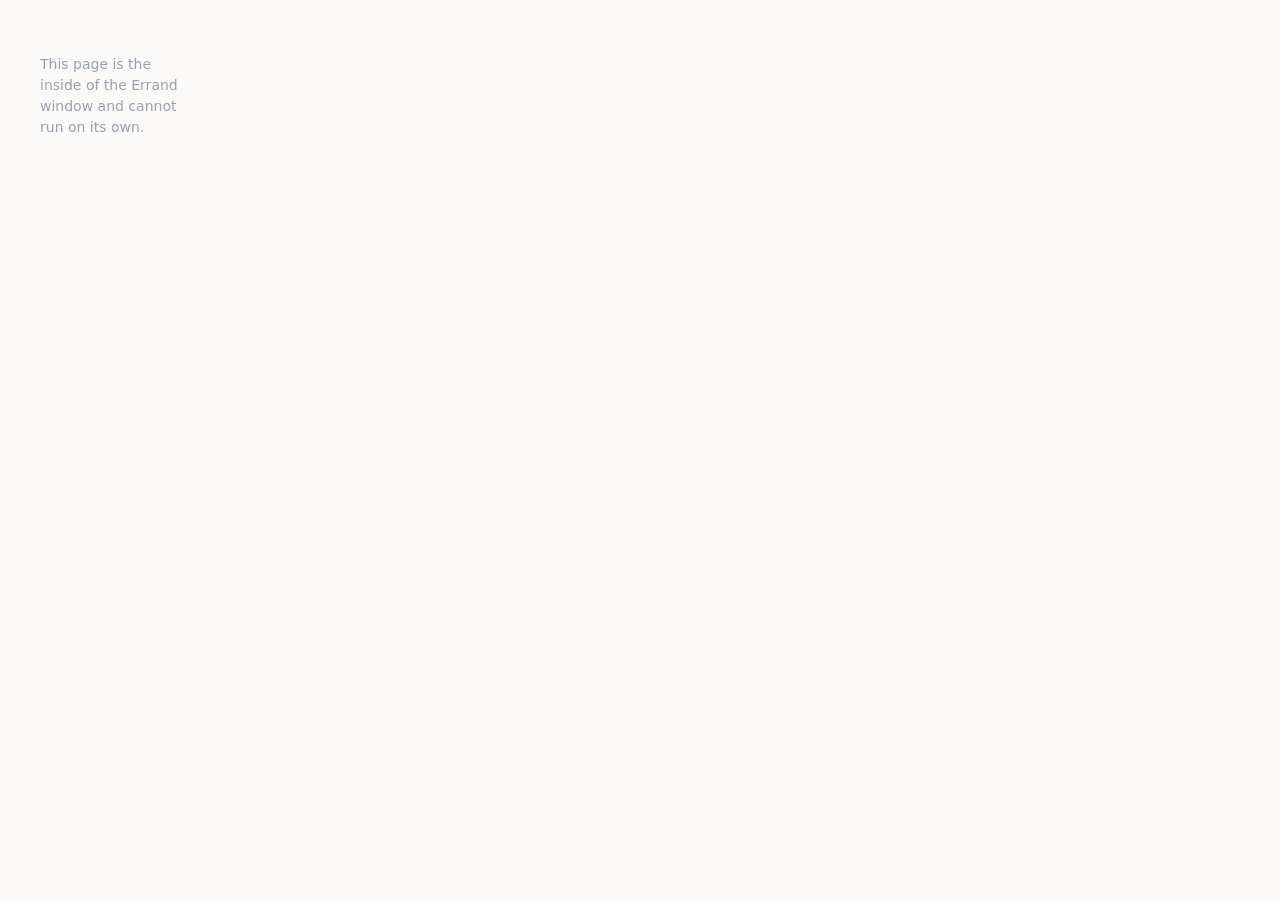
<file: ui/index.html>
<!doctype html>
<html lang="en">
  <head>
    <meta charset="utf-8" />
    <meta name="viewport" content="width=device-width, initial-scale=1" />
    <title>Errand</title>
    <link rel="stylesheet" href="app.css" />
  </head>
  <body>
    <!--
      No framework and no build step, on purpose. This window is a list of
      threads, a list of messages and a box to type in; a toolchain to render
      that is a toolchain to keep working, and it would mean the app could not
      be built without node. When it earns one it can have one.
    -->
    <aside id="side">
      <header>
        <!--
          Mission Control: every task and every team, in one place, with how
          many tasks need you beside it. Said in words as well as drawn: four
          squares on their own said nothing.
        -->
        <button id="mission-open" type="button" title="Mission Control: every task and every team">
          <svg class="mission-mark" viewBox="0 0 16 16" aria-hidden="true">
            <rect x="1.75" y="1.75" width="5.25" height="5.25" rx="1.4" />
            <rect x="9" y="1.75" width="5.25" height="5.25" rx="1.4" />
            <rect x="1.75" y="9" width="5.25" height="5.25" rx="1.4" />
            <rect x="9" y="9" width="5.25" height="5.25" rx="1.4" />
          </svg>
          <span class="mission-word">Mission Control</span><span id="now-count" class="now-count" hidden></span>
        </button>
        <!-- A new task: what needs doing, and for a team or for one teammate. -->
        <button id="new" type="button" title="New task: say what needs doing and who should do it">+</button>
        <input
          id="find"
          type="search"
          placeholder="Search"
          autocomplete="off"
          aria-label="Search every errand"
        />
      </header>
      <ol id="threads"></ol>

      <!--
        What you can do to an agent without opening it. Right-clicking a thing
        and being offered what can be done to it is how every list on this
        machine works, and this one answered with nothing at all: there was no
        way to delete an agent from the window whatsoever.
      -->
      <div id="menu" hidden role="menu"></div>
      <footer id="who">
        <span>Errand</span>
        <!--
          Where the list in the picker is kept. Down here rather than in the
          header because it is not about the agent that happens to be open: it
          is about the app, and it is the same list whichever agent you are on.
        -->
        <button id="setup" type="button" title="Which models show in the picker">
          <span aria-hidden="true">&#9881;</span>
          <span class="sr">Models</span>
        </button>
      </footer>
    </aside>

    <!--
      Which models show in the picker.
      Its own screen over the whole window rather than a panel, because it is a
      thing you go and do rather than something you glance at, and it wants room
      for a list of everywhere models come from.
    -->
    <section id="models" hidden>
      <header>
        <h1>Settings</h1>
        <button id="models-done" type="button">&#8592; Back to chat</button>
      </header>

      <!--
        The one model every teammate works on. Chosen here, once, rather than
        per agent in the header: which model does a job is the app's business,
        and choosing it one agent at a time was choosing how good each errand
        would be.
      -->
      <div class="card" id="errand-model">
        <div class="card-head">
          <div>
            <h2>Errand's model</h2>
            <p id="errand-model-says">Every teammate works on this one, unless it was given a model of its own on its card. Only models that are answering are offered.</p>
          </div>
          <div class="doing">
            <select id="engine" title="The model every teammate works on"></select>
          </div>
        </div>
      </div>

      <!--
        Where teammates kept local run. Only models served on this Mac or this
        network are offered: the point of the switch is that their words never
        leave.
      -->
      <div class="card" id="local-model-card">
        <div class="card-head">
          <div>
            <h2>Local model</h2>
            <p id="local-model-says">
              Teammates you keep local run on this one whenever Errand's model would send
              their words elsewhere. Only models on this Mac or your network are offered.
            </p>
          </div>
          <div class="doing">
            <select id="local-model" title="The model teammates kept local run on"></select>
          </div>
        </div>
      </div>

      <div class="card">
        <div class="card-head">
          <div>
            <h2>Find them</h2>
            <p id="find-says">
              Look on this machine, or across the network, for Ollama, LM Studio,
              vLLM, llama.cpp or anything else that speaks the same protocol.
            </p>
          </div>
          <div class="doing">
            <button id="look-here" type="button">This Mac</button>
            <button id="look-wide" type="button">Network</button>
            <!-- Only while looking, which takes seconds on this machine and
                 most of a minute across a network. -->
            <span id="sweeping" hidden aria-label="Looking"></span>
          </div>
        </div>
        <ul id="found"></ul>
      </div>

      <div class="card">
        <div class="card-head">
          <div>
            <h2>Add one by hand</h2>
            <p>
              Anything that speaks the OpenAI protocol, including the hosted ones.
              Pick a name below to fill in the address, or type your own.
            </p>
          </div>
          <div class="doing" id="presets"></div>
        </div>
        <form id="by-hand" autocomplete="off">
          <label>Called <input id="hand-label" type="text" placeholder="DeepSeek" autocorrect="off" autocapitalize="off" spellcheck="false" /></label>
          <label>Address <input id="hand-url" type="url" placeholder="https://api.deepseek.com" autocorrect="off" autocapitalize="off" spellcheck="false" /></label>
          <label>Speaks
            <select id="hand-wire">
              <option value="openai">OpenAI (/v1/chat/completions)</option>
              <option value="anthropic">Anthropic (/v1/messages)</option>
            </select>
          </label>
          <label>Key <input id="hand-key" type="password" placeholder="Leave empty if it needs none" autocorrect="off" autocapitalize="off" spellcheck="false" /></label>
          <button id="hand-save" type="submit">Add</button>
          <p id="hand-says"></p>
        </form>
        <!--
          What it found, here, under the sentence that says so. The sentence
          said "to choose from below" while the only place to choose was a
          card above the form, so somebody who added a provider was told
          three models were waiting and shown none.

          Outside the form on purpose. Its rows carry buttons, and a button
          inside the form counts as one of the form's fields to the check that
          keeps that row one height and one line: with a model listed, the
          row measured two heights and two lines and read as broken.
        -->
        <ul id="hand-models"></ul>
      </div>

      <div class="card">
        <div class="card-head">
          <div>
            <h2>To choose from</h2>
            <p>Exactly these, in this order, for Errand's model. Nothing else is offered anywhere in the app.</p>
          </div>
        </div>
        <ul id="chosen"></ul>
      </div>

      <div class="card">
        <div class="card-head">
          <div>
            <h2>What your agents can reach</h2>
            <p>
              Things on this Mac, not accounts somewhere else: nothing here signs
              in to anything and there is no token to expire. Everything is off
              until you switch it on, and these are run by Errand rather than by
              the agent, so walling an agent into its own folder does not decide
              them. Mail and Calendar stay on this machine. Chrome does not:
              reading a page sends a request out, from your browser, signed in as
              you, and Chrome has a second switch of its own that has to be on
              as well. Read that row before you turn it on.
            </p>
          </div>
        </div>
        <ul id="reachable-list"></ul>
      </div>

      <!--
        The person's SSH key, loaded into the key agent by Errand rather than
        read by a teammate. Here because the agent forgets it at every restart,
        and the first anybody heard of that was a teammate refused the key and
        sent to Allowed, which can never fix it.
      -->
      <div class="card" id="ssh-key-card">
        <div class="card-head">
          <div>
            <h2>SSH key</h2>
            <p>
              Teammates sign in to your other machines with SSH through the key
              agent, which uses your key for them and never hands it over. No
              teammate can read the key itself. The agent forgets it whenever the
              Mac restarts, and until it has it again SSH from a teammate is
              refused. If the key has a passphrase, macOS asks for it in a window
              of its own and keeps it in your Keychain; Errand never sees it.
            </p>
            <p id="ssh-key-says" class="quiet"></p>
          </div>
          <div class="doing">
            <button id="ssh-key-load" type="button">Load my SSH key</button>
          </div>
        </div>
        <label class="switch">
          <input id="ssh-key-at-start" type="checkbox" />
          <span>Teammates may use my SSH keys (through the key agent, never by reading them)</span>
        </label>
        <p id="ssh-key-at-start-says" class="quiet"></p>
      </div>

      <div class="card">
        <div class="card-head">
          <div>
            <h2>When Errand runs</h2>
            <p>
              Closing the window does not stop anything. Errand keeps running in the
              Dock, and routines, watches, goals and started commands carry on; click
              the Dock icon to get the window back. Quitting stops them all: Cmd-Q asks
              first when a routine is due in the next fifteen minutes, Quit from the
              Dock menu does not. A Mac that is asleep, has its lid down or is off runs
              nothing, and a routine whose time passed runs the next time Errand is
              running and, when it is more than ten minutes late, says so. Logging out
              quits Errand. With the switch below on, a restart or a login brings Errand
              back, and its routines and watches with it; a goal that was part way
              through and a command that was running are not picked up, and have to be
              started again.
            </p>
          </div>
        </div>
        <label class="switch">
          <input id="at-login" type="checkbox" />
          <span>Open Errand when I log in</span>
        </label>
        <p id="at-login-says" class="quiet"></p>
        <!--
          Teammates' apps that start at every login, because somebody agreed to
          it on a card. Each started from a copy Errand keeps, and taken away
          here: a teammate cannot take one away, nor add one, from inside its
          wall.
        -->
        <div id="teammate-logins" hidden>
          <h3>Teammates' apps that start at login</h3>
          <ul id="teammate-logins-list"></ul>
        </div>
      </div>

      <!--
        Where Errand's notifications are switched, always here. macOS's own
        search does not always find an app's page, and the setup check only
        mentions it after something finished unannounced.
      -->
      <div class="card" id="notifications-card">
        <div class="card-head">
          <div>
            <h2>Notifications</h2>
            <p id="notifications-says">
              Errand says when an errand finishes or needs you, and puts a count on
              its icon in the Dock.
            </p>
          </div>
          <div class="doing">
            <button id="notifications-open" type="button">Open Errand's notification settings</button>
          </div>
        </div>
      </div>

      <!--
        Said rather than set: how long a finished task stays in the menu is a
        choice nobody changes, and a knob nobody changes is one more thing to
        read past on the way to the ones that matter.
      -->
      <div class="card" id="finished-tasks">
        <div class="card-head">
          <div>
            <h2>Finished tasks</h2>
            <p>
              A task you mark as finished folds away under Finished, at the end of its
              teammate's tasks down the side. Press Finished to see them: open one
              again, or delete it for good. They are in Now too. Nothing is deleted
              unless you delete it. Teammates themselves are never finished.
            </p>
          </div>
        </div>
      </div>
    </section>

    <!--
      Every task at once: what each is doing, grouped and ordered the way
      somebody decides what to look at first, and what happened while they
      were away. Over the whole window, like Settings, because it is somewhere
      you go rather than something beside a conversation.
    -->
    <!--
      Mission Control: every task, and every team, as two tabs of one page.
      Over the whole window, because it is somewhere you go rather than
      something beside a conversation, and the app opens on it.
    -->
    <section id="mission" hidden aria-label="Mission Control">
      <header id="mission-head">
        <h1>Mission Control</h1>
        <nav id="mission-tabs" role="tablist" aria-label="What Mission Control shows">
          <button id="mission-tasks" type="button" role="tab" aria-controls="overview" aria-selected="true">
            Tasks<span id="mission-tasks-count" class="now-count" hidden></span>
          </button>
          <button id="mission-teams" type="button" role="tab" aria-controls="teams" aria-selected="false">Teams</button>
        </nav>
        <button id="mission-done" type="button">&#8592; Back</button>
      </header>
    <section id="overview" role="tabpanel" aria-labelledby="mission-tasks" hidden>
      <header>
        <input id="overview-find" type="search" placeholder="Search every task and everything said in it"
               autocomplete="off" aria-label="Search every task" />
        <label>Show
          <select id="overview-show"></select>
        </label>
        <label>Group by
          <select id="overview-group">
            <option value="state">What it is doing</option>
            <option value="teammate">Teammate</option>
          </select>
        </label>
        <label>Order by
          <select id="overview-order">
            <option value="priority">Priority</option>
            <option value="recent">Most recent</option>
          </select>
        </label>
      </header>
      <div id="overview-away" class="away"></div>
      <div id="overview-tiles"></div>
    </section>

    <!--
      Teams: a lead and the teammates it hands work to. Over the whole window,
      like Now, because it is somewhere you go to see how the crew is put
      together, and the one place that changes it.
    -->
    <section id="teams" role="tabpanel" aria-labelledby="mission-teams" hidden>
      <header>
        <p id="teams-rule" class="quiet">
          A lead hands work to the teammates on its team. A teammate on a team hands work only to
          its own team; one on no team can still ask anybody.
        </p>
        <button id="teams-new-teammate" type="button">New teammate</button>
        <button id="teams-new" type="button">New team</button>
      </header>
      <div id="teams-list"></div>
      <section id="teams-free" hidden>
        <h2>On no team</h2>
        <ul id="teams-free-list"></ul>
      </section>
    </section>
    </section>

    <!--
      A new task: what needs doing, then who does it, a team or one teammate,
      with the one whose role and skills fit what was written marked. Or
      somebody new, made for it.
    -->
    <section id="task-chooser" hidden role="dialog" aria-modal="true" aria-labelledby="task-chooser-title">
      <div id="task-chooser-box">
        <h2 id="task-chooser-title">New task</h2>
        <textarea id="task-chooser-what" rows="3" autocomplete="off"
                  placeholder="What needs doing?"></textarea>
        <p id="task-chooser-say">Who should do it?</p>
        <ul id="task-chooser-who" role="listbox" aria-labelledby="task-chooser-say"></ul>
      </div>
    </section>

    <main>
      <header id="title">
        <span id="mark"></span>
        <button id="thread-name" type="button" title="Who this is">Nothing open</button>
        <!--
          Which task is on screen. Never shown: the list down the side is where
          tasks are picked now, and this only holds the answer for the code.
        -->
        <select id="talks" title="Which task" aria-hidden="true" tabindex="-1"></select>
        <!-- Who is in the room, when this is one. Empty and hidden otherwise. -->
        <button id="members" type="button" hidden title="Change who is in this room"></button>
        <!--
          The teammate's, and only the teammate's. This row had eleven things in
          it, the task's mixed in with the teammate's: Mark finished, Repeat,
          Watch and Goal are the task's and are on its card now, and Pin and
          Hide are in the menu behind the last button, with everything else
          that is done to a teammate once in a while.
        -->
        <button id="pause" type="button" title="Nothing runs on its own until you start it again">Pause</button>
        <button id="granted" type="button" title="What it may do without asking">Allowed</button>
        <button id="reach" type="button" title="What this thread can reach">Tools</button>
        <button id="more" type="button" aria-haspopup="menu" aria-expanded="false" title="More for this teammate: pin, hide, duplicate, save, delete">⋯</button>
      </header>
      <!--
        What this agent is for, in its own words, under its name. The row above
        has eleven other things in it, so the name was squeezed to "Inb..." and
        what an agent handled was on screen nowhere but in a box behind it.
      -->
      <!--
        Where what this teammate is told, and everything it reads, goes: on
        this network, or out to somebody else's servers. Said for every
        teammate, because which model is Errand's is a choice in Settings that
        nobody looks at while talking to one.
      -->
      <p id="words-go" hidden></p>
      <p id="purpose" hidden></p>

      <!--
        The task on screen: where it stands, what it does, when it repeats and
        what came of it last, with what can be done to it. Finding that out
        meant reading back through the whole conversation, or opening Repeat.
      -->
      <section id="task-card" aria-label="This task" hidden>
        <!-- Drawn into the card's actions; here so it always has a place. -->
        <button id="task-done" type="button" hidden>Mark finished</button>
      </section>

      <!--
        Finished: anything for the teammate to keep from it. Asked once, at the
        moment somebody knows whether it went the way they wanted.
      -->
      <section id="task-learn" aria-label="Anything to keep" hidden>
        <p id="learn-asks"></p>
        <form id="learn-skill">
          <label><span id="learn-skill-says">How it was done, as a skill to do again by name</span>
            <input id="learn-skill-name" type="text" placeholder="weekly report" autocomplete="off" /></label>
          <button type="submit">Keep as a skill</button>
        </form>
        <form id="learn-note">
          <label>Something it should remember
            <input id="learn-note-text" type="text" placeholder="The report goes to the shared folder, not by mail" autocomplete="off" /></label>
          <button type="submit">Remember it</button>
        </form>
        <p id="learn-says"></p>
        <button id="learn-done" type="button">Done</button>
      </section>

      <!--
        What the thread can reach, opened rather than always on screen: finding
        out means starting the servers to ask them, which takes seconds.
      -->
      <!-- Who this agent is, and a way to overrule what it decided. -->
      <aside id="whois" hidden>
        <!--
          A teammate is somebody's to name, and its job is what it is for.
          Asked when it is made, so it starts as who it is meant to be; left
          empty, it chooses both itself after its first task, as before.
        -->
        <p id="whois-new" class="quiet" hidden>
          A new teammate. Give it a name and a job, or just tell it what to do and it
          will choose them after its first task.
        </p>
        <label>Name <input id="whois-name" type="text" autocomplete="off" placeholder="Disk Watch" /></label>
        <label>Role <input id="whois-title" type="text" autocomplete="off" placeholder="Storage" /></label>
        <label>Job <input id="whois-about" type="text" autocomplete="off" placeholder="Keeps an eye on the external SSD" /></label>
        <!--
          Its own model, over Errand's: a team is specialists, and the one
          who checks the work may want a stronger model than the one who
          writes the notes. Taken at once, like the switch beside it.
        -->
        <label class="own-model" title="The model this teammate works on. Errand's model unless you choose one of its own. Takes effect the next time it is given something.">Model <select id="whois-model"></select></label>
        <label class="keep-local" title="Its words stay on this Mac and your network: it runs only on a model served here, and refuses rather than send them anywhere else. Takes effect the next time it is given something.">
          <input id="whois-local" type="checkbox" /> Keep it local
        </label>
        <button id="whois-save" type="button">Save</button>
        <!--
          Its home: who it is, what it remembers, how it checks its work and
          what it has been taught, as files somebody can open. Edits made there
          come back here, and are taken only when somebody says so.
        -->
        <section id="home-box">
          <p id="home-where">
            <span class="home-label">Its home</span>
            <code id="home-path"></code>
            <button id="home-show" type="button">Show in Finder</button>
          </p>
          <ul id="home-edits"></ul>
        </section>
        <!--
          How it checks its work before it says it is done: the role made
          concrete, read into every conversation it has. First, because it is
          what the role means, and the rest is what it has picked up since.
        -->
        <details id="checklist">
          <summary id="checklist-summary">How it checks its work</summary>
          <p id="checklist-starter" hidden>
            <span id="checklist-starter-says"></span>
            <button id="checklist-use" type="button">Use these</button>
          </p>
          <ol id="checklist-list"></ol>
          <form id="checklist-new">
            <label>A point it checks <input id="checklist-point" type="text" placeholder="I ran it and looked at the result myself" autocomplete="off" /></label>
            <button type="submit">Add</button>
          </form>
          <p id="checklist-says"></p>
        </details>
        <!--
          What it has written down, read into every conversation it has. Here,
          where somebody looks to overrule it, because a wrong note is repeated
          to the model every time and nothing else on screen showed it.
        -->
        <details id="notes">
          <summary id="notes-summary">What it remembers</summary>
          <ul id="notes-list"></ul>
          <form id="note-new">
            <label>About <input id="note-about" type="text" placeholder="dentist" autocomplete="off" /></label>
            <label>Note <input id="note-text" type="text" placeholder="Dr Weber, only on Tuesdays" autocomplete="off" /></label>
            <button type="submit">Write it down</button>
          </form>
          <p id="notes-says"></p>
        </details>
        <!--
          What it has been taught, to run again or take back. Skills ran only
          when asked for in words, and nothing could delete one.
        -->
        <details id="skills">
          <summary id="skills-summary">What it has been taught</summary>
          <ul id="skills-list"></ul>
          <p id="skills-says"></p>
        </details>
        <!--
          How much it may use in a month before it is paused: dollars for
          Claude, tokens for a model paid for by the token.
        -->
        <details id="limit">
          <summary id="limit-summary">Monthly limit</summary>
          <p id="limit-used"></p>
          <form id="limit-form">
            <label><span id="limit-unit">Tokens a month</span>
              <input id="limit-value" type="text" inputmode="decimal" placeholder="No limit" autocomplete="off" />
            </label>
            <button type="submit">Keep</button>
          </form>
          <p id="limit-says"></p>
        </details>
      </aside>

      <!--
        A room: one conversation with several agents in it. Each one answers in
        turn and hears what the others said; a line starting with @Name goes to
        that one alone. Ticked rather than typed, because a name is a thing
        somebody gets slightly wrong and a box is not.
      -->
      <aside id="rooming" hidden>
        <p class="rooming-what">
          Pick who is in it. Each one answers in turn and hears what the others
          said. Start a line with @Name to speak to one of them.
        </p>
        <div id="rooming-who"></div>
        <label class="rooming-name">Called <input id="rooming-name" type="text" placeholder="Their names, unless you say otherwise" autocomplete="off" /></label>
        <button id="rooming-start" type="button">Start the room</button>
        <button id="rooming-cancel" type="button">Cancel</button>
        <p id="rooming-says"></p>
      </aside>

      <!--
        Finding words in the conversation that is open, which is a different
        question from finding which conversation had them. Cmd-F is the reflex
        every other Mac app answers and this one silently ignored, which is the
        worst outcome for a keystroke: it looks broken rather than absent.
      -->
      <div id="finding" hidden>
        <input id="finding-what" type="search" placeholder="Find in this conversation" autocomplete="off" />
        <span id="finding-count"></span>
        <button id="finding-prev" type="button" title="Previous (Shift-Enter)">↑</button>
        <button id="finding-next" type="button" title="Next (Enter)">↓</button>
        <button id="finding-done" type="button" title="Close (Escape)">Done</button>
      </div>

      <!--
        How the task on screen runs, chosen in one place: on a schedule, when
        something changes, or until a goal is met. They were three buttons in
        the header called Repeat, Watch and Goal, among the teammate's own, and
        nothing said they were three answers to one question. Opened from Runs
        on the task's card; shown while one of the three is open.
      -->
      <nav id="schedule" role="tablist" aria-label="How this task runs" hidden>
        <button id="repeat" type="button" role="tab" aria-selected="false" aria-controls="routine" title="Run it at set times">On a schedule</button>
        <button id="watch" type="button" role="tab" aria-selected="false" aria-controls="watching" title="Wake it when something changes">When something changes</button>
        <button id="goal" type="button" role="tab" aria-selected="false" aria-controls="aiming" title="Something to get to, rather than something to do">Until a goal is met</button>
      </nav>

      <!-- A conversation that runs itself. -->
      <aside id="routine" hidden>
        <label>When <input id="routine-at" type="text" placeholder="daily 07:00" autocomplete="off" /></label>
        <label>Do this <input id="routine-what" type="text" placeholder="What it should do each time" autocomplete="off" /></label>
        <button id="routine-save" type="button">Save</button>
        <!--
          The half of the loop that was missing: you could set a thing to run
          every morning and had no way to find out what it did until a morning
          had gone past.
        -->
        <button id="routine-try" type="button" title="Say it now, without changing when it next runs">Try it now</button>
        <!--
          Off, not gone. The only stop there was cleared the schedule, what it
          says and when it last ran in one statement, so going away for a week
          and coming back meant setting the whole thing up again from memory.
        -->
        <button id="routine-pause" type="button">Pause</button>
        <button id="routine-stop" type="button">Forget this routine</button>
        <!-- What was actually asked here, to take rather than retype. -->
        <div id="routine-said" class="from-here" hidden></div>
        <p id="routine-says"></p>
        <!--
          What keeps it running and what does not, where the routine is set.
          The same sentence is on the "When Errand runs" card and in what the
          agent is told when it sets one; this is the one of the four starts
          that had nothing, and the person setting a routine is the one about
          to rely on it.
        -->
        <p id="routine-keeps">
          Runs while Errand is running, window or no window; quitting stops it, and a Mac
          that is asleep runs nothing. The switch under Settings brings Errand, and this,
          back after a restart.
        </p>
        <!--
          What it actually did. The question about a standing job is not when it
          is next but whether it has been working, and three failed mornings
          leave a conversation looking merely quiet.
        -->
        <details id="routine-went" hidden>
          <summary>How it has been going</summary>
          <ul id="routine-went-list"></ul>
          <button id="routine-went-more" type="button" hidden>Show older runs</button>
        </details>
      </aside>

      <!-- A conversation woken by something changing. -->
      <aside id="watching" hidden>
        <!--
          Three plain questions rather than one field with a language in it.
          `~/Downloads every 10m` is a sentence somebody has to be taught, and
          nothing on the screen taught it: what it watched, how often, and what
          "then say" meant were all guesses. How often is now a list of the
          answers, so the only thing to type is the thing being watched.
        -->
        <label>Watch this <input id="watch-at" type="text" placeholder="~/Downloads, https://a-page.com, mail, or calendar 15m before" autocomplete="off"
                 autocorrect="off" autocapitalize="off" spellcheck="false" /></label>
        <label>Look
          <select id="watch-often">
            <option value="5m">every 5 minutes</option>
            <option value="10m" selected>every 10 minutes</option>
            <option value="30m">every 30 minutes</option>
            <option value="1h">every hour</option>
            <option value="3h">every 3 hours</option>
            <option value="12h">twice a day</option>
            <option value="24h">once a day</option>
          </select>
        </label>
        <label>Then ask this agent to <input id="watch-what" type="text" placeholder="tell me what is new and whether it matters" autocomplete="off" /></label>
        <button id="watch-save" type="button">Save</button>
        <button id="watch-try" type="button" title="Send that request now, without waiting for anything to change">Try it now</button>
        <button id="watch-stop" type="button" hidden>Stop watching</button>
        <button id="watch-again" type="button" hidden>Look again</button>
        <div id="watch-said" class="from-here" hidden></div>
        <!--
          What will actually happen, in the words of what has been typed, before
          anything is saved. Everything else in this panel describes the state
          it is in; this describes what pressing Save would do.
        -->
        <p id="watch-plain"></p>
        <p id="watch-says"></p>
      </aside>

      <!--
        Something to get to, rather than something to do. The agent works out
        the steps and says at the end of every turn where it has got to; this is
        where somebody sets it, watches it, and changes it when watching it
        makes the goal look wrong, which is the whole reason it can be changed.
      -->
      <aside id="aiming" hidden>
        <label>Goal <input id="goal-what" type="text" placeholder="What being finished looks like" autocomplete="off"
                 autocorrect="off" autocapitalize="off" spellcheck="false" /></label>
        <button id="goal-save" type="button">Start</button>
        <button id="goal-stop" type="button">Give up on it</button>
        <p id="goal-says"></p>
      </aside>

      <!-- What this agent may do, and how much it asks first. -->
      <aside id="granting" hidden>
        <label>Asks
          <select id="asks">
            <option value="plan">Work it out first and come back with the plan</option>
            <option value="ask">Before anything that changes something</option>
            <option value="edits">Before anything but writing files</option>
            <option value="auto">Never</option>
          </select>
        </label>
        <p id="asks-means"></p>
        <!--
          Somewhere to say it before being asked. Every rule here used to cost
          an interruption to create: the only way to make one was to press
          Always on a card that had already stopped the work, so somebody who
          knew their research agent should be free to run curl had no way to
          say so until it had interrupted them twice.
        -->
        <!--
          What it is first, then which one, chosen rather than guessed. "Let it"
          was an empty box with curl in it whatever "Using" said, so somebody
          letting a teammate write into Downloads had nothing to tell them it
          wanted the whole path. Filled in from what this teammate would ever
          ask about, and from what is on this Mac.
        -->
        <form id="allow-ahead">
          <label>Using
            <select id="allow-tool">
              <option value="commands">running commands</option>
              <option value="writing">writing files</option>
              <option value="changing">changing files</option>
              <option value="reading">reading files</option>
              <option value="fetching">fetching web pages</option>
              <!--
                A place rather than a tool. An agent set never to ask is walled
                into its own folder, and until this option there was no way to
                let it write anywhere else: somebody who wanted a file on an
                external disk every five minutes was sent to grant Full Disk
                Access the app already had.
              -->
              <option value="folder">a folder it may write in</option>
            </select>
          </label>
          <label>Let it
            <select id="allow-choice"></select>
          </label>
          <input id="allow-what" type="text" hidden aria-label="What to allow" autocomplete="off"
                 autocorrect="off" autocapitalize="off" spellcheck="false" />
          <button id="allow-save" type="submit">Allow it</button>
          <p id="allow-means"></p>
          <p id="allow-says"></p>
        </form>
        <p id="allow-fewer" hidden></p>
        <ul id="allowed"></ul>
        <!--
          And what the engine allows on its own, which this app can show and
          cannot take back. Half the answer was missing from the one panel whose
          whole job is to be the answer.
        -->
        <div id="also-allowed" hidden></div>
      </aside>

      <aside id="reachable" hidden></aside>

      <!-- What is wrong with this setup, asked all at once. -->
      <aside id="checkup" hidden></aside>

      <!-- Everything working right now, wherever it is happening. -->
      <aside id="working" hidden></aside>

      <!-- What it has cost. -->
      <aside id="costing" hidden></aside>

      <!-- Everything that runs on its own, every agent's, in one place. -->
      <aside id="standing" hidden></aside>

      <!--
        What this app is, for somebody who has just opened it. Shown by itself
        the first time and never again after that, because the one thing worse
        than no explanation is one that will not go away.
      -->
      <aside id="tour" hidden></aside>

      <!--
        What changed in this one, for somebody who has just installed it over
        the top of the last. Shown once after that, and after that only when
        asked for.
      -->
      <aside id="changed" hidden></aside>

      <!--
        Everything you can do, in one place you can type at. The header can
        hold about nine things before the last of them falls off the end, and
        the app has more than nine things worth doing.
      -->
      <div id="palette" hidden>
        <div id="palette-box" role="dialog" aria-label="What would you like to do">
          <input id="palette-what" type="text" placeholder="What would you like to do?"
                 autocomplete="off" spellcheck="false" />
          <ol id="palette-list"></ol>
        </div>
      </div>

      <ol id="messages" aria-live="polite"></ol>

      <!-- Pictures waiting to go with the next thing said. -->
      <!--
        What is stopping errands working, said above the box rather than under
        the message somebody has already spent ten minutes writing. The failure
        that put this here arrived after a paragraph, a screenshot of an order
        confirmation and a request for a daily routine.
      -->
      <div id="trouble" hidden></div>

      <!--
        A teammate's SSH was refused your key because the key agent does not
        have it. Said here with the one thing that fixes it, rather than left
        to the teammate, which can only tell you to do something.
      -->
      <!--
        The task on screen is working, so what is sent now waits for the run to
        end: said, with the way to stop the run, rather than found out.
      -->
      <div id="running-note" role="status" hidden>
        <span class="what">Running now. What you send is read when this run ends.</span>
        <button id="running-stop" type="button">Stop this run</button>
      </div>

      <!--
        A finished task, and what writing in it means: it is picked up again
        only when somebody says so, and something new is a task of its own.
      -->
      <div id="finished-note" role="status" hidden>
        <span class="what" id="finished-says">This task is finished.</span>
        <button id="finished-reopen" type="button">Reopen to change it</button>
        <button id="finished-new" type="button">New task</button>
      </div>

      <div id="key-note" role="status" hidden>
        <p class="what">A teammate's SSH was refused your key: it isn't loaded in the key agent.</p>
        <p class="fix" id="key-note-says">
          Teammates use your key through the agent and never read it, so nothing under
          Allowed fixes this. Load it, then ask again.
        </p>
        <div class="buttons">
          <button id="key-note-load" type="button" class="load">Load my SSH key</button>
          <button id="key-note-close" type="button">Not now</button>
        </div>
      </div>

      <div id="attached" hidden></div>

      <!-- Its skills, offered as soon as a line starts with /. -->
      <ul id="slash" hidden aria-label="Skills it can run"></ul>

      <!--
        Its last answer ended on a question a yes or a no answers, and both
        are a press away. The box says the question as well: "What would you
        like done?" under a question read as the start of something new, and
        nothing on screen said an answer was what it was waiting for.
      -->
      <div id="replies" class="choices" role="group" aria-label="Answer its question" hidden>
        <button type="button" class="yes" data-say="Yes">Yes</button>
        <button type="button" data-say="No">No</button>
      </div>

      <form id="composer">
        <textarea
          id="what"
          rows="1"
          placeholder="What would you like done?"
          autocomplete="off"
        ></textarea>
        <!-- A suggestion is in the box, greyed; Tab takes it, as in Claude. -->
        <kbd id="tab-hint" hidden title="Tab puts this in the box">Tab</kbd>
        <!--
          Hidden until the window is asked whether it can hear, because a mic
          that does nothing is worse than no mic at all.
        -->
        <button id="speak" type="button" hidden title="Dictate instead of typing"
                aria-label="Dictate instead of typing">
          <svg viewBox="0 0 16 16" width="15" height="15" aria-hidden="true">
            <path d="M8 1.6a2 2 0 0 1 2 2v4.2a2 2 0 1 1-4 0V3.6a2 2 0 0 1 2-2Z"
                  fill="currentColor"/>
            <path d="M3.6 7.4v.6a4.4 4.4 0 0 0 8.8 0v-.6M8 12.4v2"
                  fill="none" stroke="currentColor" stroke-width="1.4"
                  stroke-linecap="round"/>
          </svg>
        </button>
        <!--
          Hidden for the same reason as the mic beside it, and for one more:
          a call needs a voice as well as ears, and a window with only one of
          them can dictate but cannot hold a conversation.
        -->
        <button id="call" type="button" hidden title="Talk to it, hands free"
                aria-label="Talk to it, hands free">
          <svg viewBox="0 0 16 16" width="15" height="15" aria-hidden="true">
            <path d="M5.2 2.2 6.6 5 5.3 6.4a8 8 0 0 0 4.3 4.3L11 9.4l2.8 1.4v2.4
                     a1 1 0 0 1-1.1 1A11.4 11.4 0 0 1 2.2 3.3a1 1 0 0 1 1-1.1Z"
                  fill="currentColor"/>
          </svg>
        </button>
        <button id="send" type="submit" title="Send">↑</button>
      </form>
    </main>

    <script type="module" src="app.js"></script>
  </body>
</html>
</file>
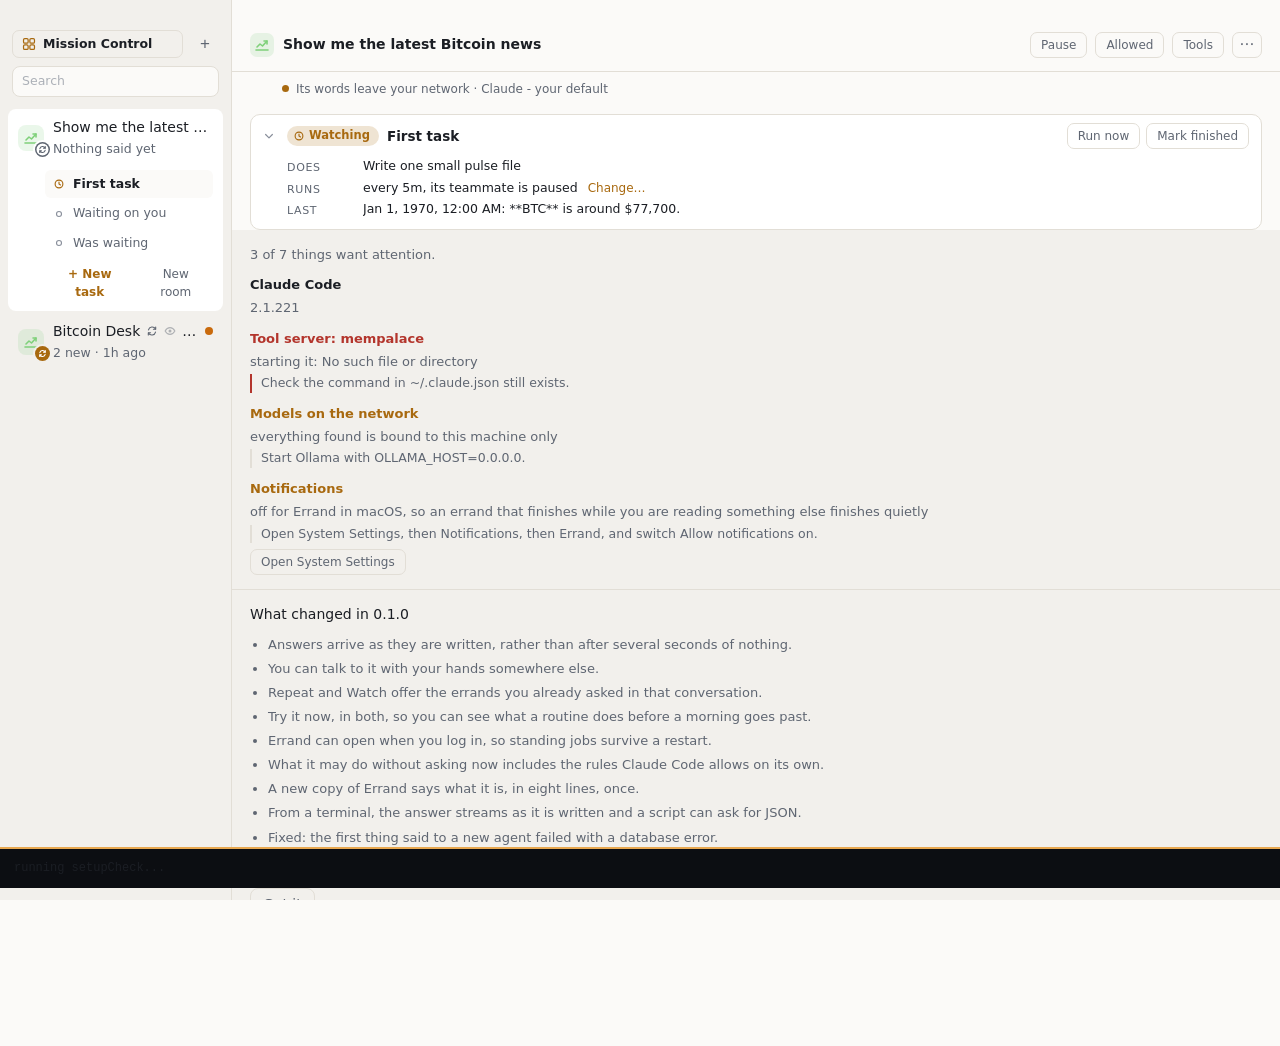
<file: ui/harness/window.html>
<!doctype html>
<html>
<head>
<meta charset="utf-8">
<title>Errand window, under test</title>
<!-- Never kept. See run.sh: a cached harness reports green on code that is no
     longer there, which is worse than no harness at all. -->
<meta http-equiv="cache-control" content="no-store">
<!--
  Loaded by the script below rather than here, so it can carry the same
  cache-busting query everything else does. Left as a plain link it was the one
  file the browser went on keeping: the stylesheet in the page was three edits
  old, a rule that plainly existed on disk simply was not in it, and every
  measurement taken of the layout was a measurement of the wrong layout.
-->
<style>
  /* The report sits over the window it is reporting on. */
  #report { position: fixed; inset: auto 0 0 0; max-height: 45vh; overflow: auto;
            background: #0c0e12; border-top: 2px solid #e8a850; padding: 10px 14px;
            font: 12px/1.6 ui-monospace, Menlo, monospace; z-index: 9999;
            white-space: pre-wrap; }
  #report .ok { color: #7fd07a; }
  #report .no { color: #f0857d; }
  #report h1 { font-size: 13px; margin: 0 0 6px; color: #e6e8ec; }
</style>
</head>
<body>
<pre id="report">running…</pre>
<script type="module">
  // The real markup, read at run time rather than copied in here.
  //
  // It was copied once, and the copy went stale the same afternoon: an element
  // was added to the window, the harness kept testing the version without it,
  // and the page it was supposedly checking threw on load. A harness that
  // tests yesterday's markup is worse than no harness, because it reports
  // green while doing it.
  // Nothing here may be cached, and that is not a detail. The whole reason
  // this harness reads the real files at run time is that a copy went stale
  // within the hour and reported green while testing markup that no longer
  // existed. An HTTP cache is the same failure wearing a different coat: it
  // was serving an index.html from two edits ago, and the checks passed.
  const fresh = `?at=${Date.now()}`;
  // Before anything is measured or drawn, and waited for: a check that runs
  // against an unstyled page measures nothing worth knowing.
  await new Promise((ready) => {
    const link = document.createElement("link");
    link.rel = "stylesheet";
    link.href = `../app.css${fresh}`;
    link.onload = ready;
    link.onerror = ready;
    document.head.append(link);
  });
  const page = await (await fetch(`../index.html${fresh}`, { cache: "no-store" })).text();
  const real = new DOMParser().parseFromString(page, "text/html");
  // A clock that keeps time in a tab nobody is looking at.
  //
  // Chrome throttles setTimeout in a background tab to once a minute, and this
  // page is nearly always in a background tab: the run has a little under half
  // a minute of deliberate waiting in it, which turned into most of an hour and
  // usually never finished at all. A worker's timers are not throttled that
  // way, so one ticks and this page drains whatever has come due.
  //
  // The delays themselves are kept honestly. Nothing here makes a 1400ms pause
  // shorter than 1400ms, which matters: one of the checks is about that exact
  // pause. Only the scheduling changes.
  (() => {
    const due = new Map();
    let next = 1;
    const tick = new Worker(
      URL.createObjectURL(new Blob(["setInterval(()=>postMessage(0),20)"], { type: "text/javascript" })),
    );
    tick.onmessage = () => {
      const now = performance.now();
      for (const [id, one] of [...due]) {
        if (one.at > now) continue;
        // A repeating one is put back before it runs, so that clearing it from
        // inside itself still clears it.
        if (one.every) one.at = now + one.every;
        else due.delete(id);
        try {
          one.fn(...one.args);
        } catch (why) {
          // Thrown where the page can see it, rather than swallowed inside the
          // tick and reported as nothing happening.
          queueMicrotask(() => {
            throw why;
          });
        }
      }
    };
    const after = (fn, ms, args, every) => {
      const id = next++;
      due.set(id, { fn, args, at: performance.now() + (Number(ms) || 0), every });
      return id;
    };
    window.setTimeout = (fn, ms = 0, ...args) => after(fn, ms, args, 0);
    window.clearTimeout = (id) => due.delete(id);
    // Both, or the half that was missed goes on being throttled: the goal panel
    // and the watch panel both refresh themselves on an interval, and a check
    // waiting for one of those refreshes waited for a minute that never came.
    window.setInterval = (fn, ms = 0, ...args) => after(fn, ms, args, Number(ms) || 0);
    window.clearInterval = (id) => due.delete(id);
  })();

  const report = document.getElementById("report");
  // Its own script tags came with it and would run unstubbed.
  real.body.querySelectorAll("script").forEach((s) => s.remove());
  document.body.replaceChildren(...real.body.children, report);

  // A stand-in for the thing that listens, so dictation can be exercised
  // without anybody's microphone being turned on. The real one is a browser
  // capability; what is being tested is what this page does with it.
  window.__HEARD__ = [];
  // Both names, and the unprefixed one especially: a real browser has it, the
  // page prefers it, and without this the harness quietly drives the browser's
  // own recogniser and asks for a microphone nobody wanted turned on.
  window.SpeechRecognition = window.webkitSpeechRecognition = class {
    constructor() {
      this.continuous = false;
      this.interimResults = false;
      this.lang = "";
    }
    start() {
      window.__HEARD__.push("start");
      // The one the window is actually listening with, so a check can make the
      // things a real recogniser does on its own happen: giving up after a
      // stretch of quiet, or being refused the microphone.
      window.__EARS__ = this;
      // Answer the way a real one does: an unsettled guess, then, a moment
      // later, the words. Both in one callback meant the pause a call waits for
      // was armed exactly once and never had to be cancelled and restarted, so
      // nothing here exercised the thing that decides when a call sends.
      setTimeout(() => {
        this.onresult?.({
          resultIndex: 0,
          results: [Object.assign([{ transcript: "check the" }], { isFinal: false })],
        });
      }, 10);
      setTimeout(() => {
        this.onresult?.({
          resultIndex: 0,
          results: [
            Object.assign([{ transcript: "check the invoices" }], { isFinal: true }),
          ],
        });
      }, 120);
    }
    stop() {
      window.__HEARD__.push("stop");
      this.onend?.();
    }
  };

  // A stand-in for the voice, for the same reason as the ears: what is being
  // tested is what this page decides to say, not whether a Mac can say it.
  // Recorded rather than spoken, so a harness run in a room with people in it
  // stays silent.
  window.__SAID__ = [];
  const voice = {
    speaking: false,
    pending: false,
    speak(utterance) {
      window.__SAID__.push(utterance.text);
      voice.speaking = true;
      setTimeout(() => {
        voice.speaking = false;
        utterance.onend?.();
      }, 20);
    },
    cancel() {
      voice.speaking = false;
      voice.pending = false;
      window.__SAID__.push("<cut off>");
    },
  };
  // Defined rather than assigned: on the real thing this is a getter, and an
  // assignment to it does nothing at all and says nothing about having done
  // nothing, which would leave the harness talking out loud.
  Object.defineProperty(window, "speechSynthesis", { value: voice, configurable: true });
  window.SpeechSynthesisUtterance = class {
    constructor(text) {
      this.text = text;
      this.lang = "";
    }
  };

  // Which tasks above the chat somebody opened or folded is kept in the
  // browser, and read once as the window starts. A run that unfolded one left
  // the next run starting from it, so every run starts from nobody's choices.
  try {
    localStorage.removeItem("errand-task-rows");
    localStorage.removeItem("errand-mission-tab");
  } catch {
    // Nothing kept, nothing to clear.
  }

  // The window opens on Now in the app; the checks start from a conversation.
  window.__ERRAND_UNDER_TEST__ = true;
  const { standIn, FIXTURE } = await import(`./harness.js${fresh}`);
  // `?empty` is a copy of Errand nobody has ever used. It is its own mode
  // rather than a check, because a first run is a different page: the window
  // makes an agent for itself and there is nothing else in it, so every check
  // written against the fixture would fail for the right reason and drown the
  // one thing being looked at.
  const brandNew = new URLSearchParams(location.search).has("empty");
  // `?slow` makes opening a conversation take as long as it really does when
  // an engine has to start behind it. That switch is what reproduced a window
  // which drew nothing at all for its first few seconds.
  const slow = new URLSearchParams(location.search).has("slow");
  window.__TAURI__ = standIn(
    brandNew ? { ...FIXTURE, agents: [], conversations: {} } : undefined,
    {},
    slow ? { open_thread: 3000 } : {},
  );

  await import(`../app.js${fresh}`);
  // The page starts itself; give its opening round of awaits a moment to land.
  await new Promise((r) => setTimeout(r, 400));
  // `?look` is the window on the fixture with nothing run against it, to be
  // looked at: a page the checks are driving changes under whoever is looking.
  if (new URLSearchParams(location.search).has("look")) {
    report.hidden = true;
    // Waits for ever rather than throwing, which the window would show.
    await new Promise(() => {});
  }

  const { checks, headerFitsOnOneRow, palette, setupCheck, themes, carryingOn, running, stopping, postures, aiming, whichModels, questionsStillOpen, everythingLinesUp, alreadyRunning, whatItCost, whatItCanReach, dictation, watching, writingItOut, aCall, stepsDoNotOverlap, openingAtLogin, sayingWhatThisIs, repeatingWhatWasAsked, whatElseIsAllowed, whatChangedInThisOne, theMenuOnAnAgent, settingAWatchExplainsItself, handingItOver, whatAgentsCanReach, whenThingsHappened, somethingYouHaveNotRead, whatYouTypedStaysPut, namingAndDeletingAConversation, aNotificationThatLeadsSomewhere, pausingARoutineAndSeeingHowItWent, findingWhereTheWordsAre, whatALongCommandIsPrinting, picturesYouCanSee, theQuestionBeforeDeletingIsReadable, aTurnTheAppWasClosedDuring, aPictureAnAgentMade, allowingSomethingOnce, seeingItBeforeYouSendIt, aRoomOfSeveral, madeOutsideTheWindow, pausingAnAgent, aHandoverThatStopsWaiting, anAgentThatStopsItsOwnSchedule, aTurnSomethingElseStarted, whatAnAgentRemembers, skillsInTheWindow, everythingThatRunsOnItsOwn, aLongConversation, copyingAnAgent, aMonthlyLimit, changingARoom, anOpenQuestion, whatItIsForAndWhereItWent, onlyModelsThatAnswer, aStepThatPrintedNothing, aDraftToCheck, listeningToAnAnswer, theOverview, aNewTeammate, keepingItLocal, choosingWhatToAllow, takingTheSuggestion, aKeyTheAgentForgot, whenEachThingWasSaid, whatRunsOnItsOwnStandsOut, aTaskSaysWhatItIs, tasksDownTheSideAndNow, theHeaderAndTheCard, anOrangeDotUntilItIsRead, theTasksAboveTheChat, finishedTasksFoldAway, roomUnderTheHeader, aTaskSaysAllOfWhatItDoes, answeredIsThreeGroups, askingToOpenOutside, teamsOfTeammates, howATeammateChecksItsWork, learningFromATask, allowingAServer, aHomeAndATeamTask, aModelOfItsOwn, missionControlKeepsItsPlace, firstRun } =
    await import(`./checks.js${fresh}`);
  // A first run is looked at on its own, because there is nothing else in it.
  if (brandNew) {
    const found = firstRun();
    const failed = found.filter((f) => !f.ok);
    report.innerHTML =
      `<h1>${failed.length ? failed.length + " FAILED of " + found.length : "all " + found.length + " passed"}</h1>` +
      found.map((f) => `<span class="${f.ok ? "ok" : "no"}">${f.ok ? "PASS" : "FAIL"}</span>  ${f.what}  <em>(${f.saw})</em>`).join("\n");
    window.__RESULT__ = { passed: found.length - failed.length, failed: failed.length, found };
    throw new Error("first run only");
  }

  // Run one at a time, saying which one is being run.
  //
  // Chained `.concat(await a(), await b(), ...)` reads well and hides the one
  // thing that matters when it goes wrong: which of thirty groups it is in. A
  // group that throws leaves the report saying "running..." for ever with no
  // way to tell whether it is slow or stuck, and one that hangs looks exactly
  // the same. Now the report says where it got to while it is getting there.
  const groups = [
    ["checks", checks],
    ["carryingOn", carryingOn],
    ["palette", palette],
    ["setupCheck", setupCheck],
    ["running", running],
    ["stopping", stopping],
    ["postures", postures],
    ["whatItCanReach", whatItCanReach],
    ["dictation", dictation],
    ["watching", watching],
    ["writingItOut", writingItOut],
    ["aCall", aCall],
    ["stepsDoNotOverlap", stepsDoNotOverlap],
    ["openingAtLogin", openingAtLogin],
    ["sayingWhatThisIs", sayingWhatThisIs],
    ["repeatingWhatWasAsked", repeatingWhatWasAsked],
    ["whatElseIsAllowed", whatElseIsAllowed],
    ["whatChangedInThisOne", whatChangedInThisOne],
    ["theMenuOnAnAgent", theMenuOnAnAgent],
    ["settingAWatchExplainsItself", settingAWatchExplainsItself],
    ["handingItOver", handingItOver],
    ["whatAgentsCanReach", whatAgentsCanReach],
    ["whenThingsHappened", whenThingsHappened],
    ["somethingYouHaveNotRead", somethingYouHaveNotRead],
    ["whatYouTypedStaysPut", whatYouTypedStaysPut],
    ["namingAndDeletingAConversation", namingAndDeletingAConversation],
    ["aNotificationThatLeadsSomewhere", aNotificationThatLeadsSomewhere],
    ["pausingARoutineAndSeeingHowItWent", pausingARoutineAndSeeingHowItWent],
    ["findingWhereTheWordsAre", findingWhereTheWordsAre],
    ["whatALongCommandIsPrinting", whatALongCommandIsPrinting],
    ["picturesYouCanSee", picturesYouCanSee],
    ["theQuestionBeforeDeletingIsReadable", theQuestionBeforeDeletingIsReadable],
    ["aTurnTheAppWasClosedDuring", aTurnTheAppWasClosedDuring],
    ["aPictureAnAgentMade", aPictureAnAgentMade],
    ["allowingSomethingOnce", allowingSomethingOnce],
    ["seeingItBeforeYouSendIt", seeingItBeforeYouSendIt],
    ["aRoomOfSeveral", aRoomOfSeveral],
    ["madeOutsideTheWindow", madeOutsideTheWindow],
    ["pausingAnAgent", pausingAnAgent],
    ["aHandoverThatStopsWaiting", aHandoverThatStopsWaiting],
    ["anAgentThatStopsItsOwnSchedule", anAgentThatStopsItsOwnSchedule],
    ["aTurnSomethingElseStarted", aTurnSomethingElseStarted],
    ["whatAnAgentRemembers", whatAnAgentRemembers],
    ["skillsInTheWindow", skillsInTheWindow],
    ["everythingThatRunsOnItsOwn", everythingThatRunsOnItsOwn],
    ["aLongConversation", aLongConversation],
    ["aiming", aiming],
    ["whichModels", whichModels],
    ["questionsStillOpen", questionsStillOpen],
    ["everythingLinesUp", everythingLinesUp],
    ["alreadyRunning", alreadyRunning],
    ["whatItCost", whatItCost],
    ["themes", themes],
    // Last, because it adds agents to the side that nothing before expects.
    ["copyingAnAgent", copyingAnAgent],
    ["aMonthlyLimit", aMonthlyLimit],
    ["changingARoom", changingARoom],
    ["anOpenQuestion", anOpenQuestion],
    ["whatItIsForAndWhereItWent", whatItIsForAndWhereItWent],
    ["onlyModelsThatAnswer", onlyModelsThatAnswer],
    ["aStepThatPrintedNothing", aStepThatPrintedNothing],
    ["aDraftToCheck", aDraftToCheck],
    ["listeningToAnAnswer", listeningToAnAnswer],
    ["theOverview", theOverview],
    // Last, because it adds a teammate to the list.
    ["aNewTeammate", aNewTeammate],
    ["keepingItLocal", keepingItLocal],
    ["choosingWhatToAllow", choosingWhatToAllow],
    ["takingTheSuggestion", takingTheSuggestion],
    ["aKeyTheAgentForgot", aKeyTheAgentForgot],
    ["whenEachThingWasSaid", whenEachThingWasSaid],
    ["whatRunsOnItsOwnStandsOut", whatRunsOnItsOwnStandsOut],
    ["aTaskSaysWhatItIs", aTaskSaysWhatItIs],
    ["tasksDownTheSideAndNow", tasksDownTheSideAndNow],
    ["theHeaderAndTheCard", theHeaderAndTheCard],
    ["anOrangeDotUntilItIsRead", anOrangeDotUntilItIsRead],
    ["theTasksAboveTheChat", theTasksAboveTheChat],
    ["finishedTasksFoldAway", finishedTasksFoldAway],
    ["roomUnderTheHeader", roomUnderTheHeader],
    ["aTaskSaysAllOfWhatItDoes", aTaskSaysAllOfWhatItDoes],
    ["answeredIsThreeGroups", answeredIsThreeGroups],
    ["askingToOpenOutside", askingToOpenOutside],
    ["teamsOfTeammates", teamsOfTeammates],
    ["howATeammateChecksItsWork", howATeammateChecksItsWork],
    ["learningFromATask", learningFromATask],
    ["allowingAServer", allowingAServer],
    ["aHomeAndATeamTask", aHomeAndATeamTask],
    ["aModelOfItsOwn", aModelOfItsOwn],
    ["missionControlKeepsItsPlace", missionControlKeepsItsPlace],
  ];
  const found = [];
  for (const [named, group] of groups) {
    report.textContent = `running ${named}...`;
    window.__AT__ = named;
    try {
      found.push(...((await group()) || []));
    } catch (why) {
      // Reported as a failed check rather than thrown away. A group that dies
      // used to take the whole report with it, so one broken check hid the
      // twenty-nine that were fine.
      found.push({ what: `${named} ran to the end`, ok: false, saw: String(why) });
    }
  }
  const header = headerFitsOnOneRow();
  found.push({
    what: "everything in the header is on one row",
    // Saying "cannot be judged" and then counting itself a failure is the
    // worst of both: the report says the app is broken and the reason says it
    // has no idea. Not judged is not failed.
    ok: header.tooNarrowToJudge || header.rows === 1,
    saw: header.tooNarrowToJudge
      ? `not judged: this window is ${innerWidth}px, narrower than the room one row needs, where the header wraps when it does not fit`
      : `${header.rows} row(s) at ${header.at}px`,
  });
  found.push({
    what: "Tools is inside the header rather than past its edge",
    ok: header.toolsInside,
    saw: String(header.toolsInside),
  });
  // At any width: between 700 and 920 pixels Goal, Allowed and Tools sat past
  // the edge with nothing to show they were there.
  found.push({
    what: "nothing in the header is past its edge, at this width",
    ok: header.pastTheEdge.length === 0,
    saw: header.pastTheEdge.length ? header.pastTheEdge.join(", ") : `${header.rows} row(s) at ${innerWidth}px`,
  });

  const failed = found.filter((f) => !f.ok);
  report.innerHTML =
    `<h1>${failed.length ? failed.length + " FAILED of " + found.length : "all " + found.length + " passed"}</h1>` +
    found.map((f) => `<span class="${f.ok ? "ok" : "no"}">${f.ok ? "PASS" : "FAIL"}</span>  ${f.what}  <em>(${f.saw})</em>`).join("\n");
  window.__RESULT__ = { passed: found.length - failed.length, failed: failed.length, found };
</script>
</body>
</html>
</file>
<file: ui/app.css>
/*
  The window is a conversation, so it is laid out like one: what was said down
  the middle, what is being done underneath in a quieter voice, and the box to
  answer in always in the same place at the bottom.
*/

/*
  Two palettes and nothing else. Every colour in this file comes from a token
  below, so a second theme is a second block rather than a second stylesheet
  that drifts. The rule that keeps it true: no colour is written anywhere but
  here, because the moment one is, it is right in one theme and wrong in the
  other and nobody finds out until somebody switches.

  The light values are named once and then pointed at from the two places that
  need them, rather than written out twice. Two copies of a palette is two
  palettes eventually, and the second one is always the one nobody looks at.
*/
:root {
  /* Light, named but not in use unless one of the two blocks below says so.
     Not an inversion of the dark set: the greys are warmed the way the dark
     ones are cooled, and the accent is darkened, because #e8a850 on white is
     a colour you cannot read. */
  --l-bg: #fbfaf8;
  --l-side: #f2f0ec;
  --l-card: #ffffff;
  --l-mine: #e6e9ef;
  --l-ink: #1b1e24;
  --l-ink-soft: #5f6672;
  --l-faint: #8a909c;
  --l-rule: #e2ded6;
  --l-hover: #eae7e1;
  --l-edge: #c3c8d2;
  --l-accent: #a8690f;
  --l-accent-lit: #8f580a;
  --l-on-accent: #ffffff;
  --l-wrong: #b3352c;
  --l-wrong-soft: #8f4a44;
  --l-good: #2f7a35;
  /* Something not read yet: orange, deep enough to stand out as a dot against
     the light side at three to one. */
  --l-new: #c96a0c;
  --l-behind: rgba(40, 36, 30, .28);
  --l-cast: 0 20px 50px rgba(60, 52, 40, .22);

  /* Dark, and in use by default. The plain block, because that is what this
     app was, and a window must not change under somebody who never asked for
     a theme. */
  --bg: #16181d;
  --side: #101216;
  --card: #1e222a;
  --mine: #2c333f;
  --ink: #e6e8ec;
  --ink-soft: #9aa2b1;
  --faint: #6f7686;
  --rule: #262b34;
  --hover: #171a20;
  --edge: #38404d;
  --accent: #e8a850;
  --accent-lit: #f0b45e;
  /* Text on top of the accent, the one colour that has to invert with the
     theme rather than stay put. */
  --on-accent: #16181d;
  --wrong: #f0857d;
  --wrong-soft: #c98079;
  --good: #7fd07a;
  /* Something not read yet, the orange dot down the side. */
  --new: #f2994a;
  /* Behind the palette, and the shadow it casts. */
  --behind: rgba(8, 9, 12, .55);
  --cast: 0 24px 60px rgba(0, 0, 0, .5);
  color-scheme: dark;
}

/*
  The one assignment block, reached two ways: by a Mac set to light where
  nobody has chosen otherwise, and by somebody choosing light outright. Three
  states rather than two, and the middle one is the default: choosing nothing
  stamps nothing, so the Mac decides.
*/
@media (prefers-color-scheme: light) {
  :root:not([data-theme="dark"]) {
    --bg: var(--l-bg);
    --side: var(--l-side);
    --card: var(--l-card);
    --mine: var(--l-mine);
    --ink: var(--l-ink);
    --ink-soft: var(--l-ink-soft);
    --faint: var(--l-faint);
    --rule: var(--l-rule);
    --hover: var(--l-hover);
    --edge: var(--l-edge);
    --accent: var(--l-accent);
    --accent-lit: var(--l-accent-lit);
    --on-accent: var(--l-on-accent);
    --wrong: var(--l-wrong);
    --wrong-soft: var(--l-wrong-soft);
    --good: var(--l-good);
    --new: var(--l-new);
    --behind: var(--l-behind);
    --cast: var(--l-cast);
    color-scheme: light;
  }
}

:root[data-theme="light"] {
  --bg: var(--l-bg);
  --side: var(--l-side);
  --card: var(--l-card);
  --mine: var(--l-mine);
  --ink: var(--l-ink);
  --ink-soft: var(--l-ink-soft);
  --faint: var(--l-faint);
  --rule: var(--l-rule);
  --hover: var(--l-hover);
  --edge: var(--l-edge);
  --accent: var(--l-accent);
  --accent-lit: var(--l-accent-lit);
  --on-accent: var(--l-on-accent);
  --wrong: var(--l-wrong);
  --wrong-soft: var(--l-wrong-soft);
  --good: var(--l-good);
  --new: var(--l-new);
  --behind: var(--l-behind);
  --cast: var(--l-cast);
  color-scheme: light;
}

* { box-sizing: border-box; }

html, body {
  margin: 0;
  height: 100%;
  background: var(--bg);
  color: var(--ink);
  font: 14px/1.5 -apple-system, BlinkMacSystemFont, "SF Pro Text", system-ui, sans-serif;
  overflow: hidden;
}

body { display: grid; grid-template-columns: 232px 1fr; }

/* ------------------------------------------------------------- threads -- */

#side {
  background: var(--side);
  border-right: 1px solid var(--rule);
  display: grid;
  grid-template-rows: auto 1fr auto;
  min-height: 0;
  /* Held to its column. A grid item is otherwise as wide as its widest
     content, and a search box counts at its natural width: with a second
     button beside it the side grew past 232 pixels and its + sat on top of
     the conversation's own mark. */
  min-width: 0;
}

#side header {
  /* Clear of the traffic lights, which float over the page. */
  padding: 30px 12px 8px;
  display: flex;
  justify-content: flex-end;
  /* Mission Control and + on the first line, the search on its own below. */
  flex-wrap: wrap;
  row-gap: 8px;
}

#new {
  flex: none;
  width: 28px;
  height: 28px;
  border-radius: 7px;
  border: 1px solid transparent;
  background: transparent;
  color: var(--ink-soft);
  font-size: 17px;
  cursor: pointer;
}
#new:hover { background: var(--card); color: var(--ink); border-color: var(--rule); }
/* Mission Control: drawn and said, with how many tasks need you beside it. */
#mission-open {
  /* From nothing, so a long count shortens the words and never pushes + to
     a line of its own. */
  flex: 1 1 0;
  min-width: 0;
  justify-content: flex-start;
  height: 28px;
  padding: 0 9px;
  border-radius: 7px;
  border: 1px solid var(--rule);
  background: transparent;
  color: var(--ink);
  font: inherit;
  font-size: 12.5px;
  font-weight: 600;
  cursor: pointer;
  display: inline-flex;
  align-items: center;
  gap: 7px;
}
#mission-open:hover { background: var(--card); border-color: var(--edge); }
#mission-open .mission-word { white-space: nowrap; overflow: hidden; text-overflow: ellipsis; }
#mission-open .now-count { margin-left: auto; }
.mission-mark {
  flex: none;
  width: 14px;
  height: 14px;
  fill: none;
  stroke: currentColor;
  stroke-width: 1.4;
  color: var(--accent);
}
.now-count {
  min-width: 17px;
  height: 17px;
  padding: 0 5px;
  border-radius: 999px;
  background: var(--accent);
  color: var(--on-accent);
  font-size: 11px;
  font-weight: 700;
  line-height: 17px;
  text-align: center;
  font-variant-numeric: tabular-nums;
}
.now-count[hidden] { display: none; }
#mission-open:focus-visible, #new:focus-visible { outline: 2px solid var(--accent); outline-offset: 1px; }

/* ----------------------------------------------------------- overview -- */

/* Mission Control: over the whole window, like Settings, with its two tabs
   as panels below one header. */
#mission {
  position: fixed;
  inset: 0;
  z-index: 40;
  background: var(--bg);
  overflow-y: auto;
  /* Clear of the window's own buttons, which float over its top left. */
  padding: 40px 28px 60px;
  display: flex;
  flex-direction: column;
  gap: 20px;
}
#mission[hidden] { display: none; }
#mission-head { display: flex; align-items: center; gap: 12px 18px; flex-wrap: wrap; }
#mission-head h1 { margin: 0; font-size: 21px; letter-spacing: -.01em; }
/* Two tabs as one control: the one shown is a raised card, the other quiet. */
#mission-tabs {
  display: inline-flex;
  gap: 2px;
  padding: 3px;
  margin-right: auto;
  border: 1px solid var(--rule);
  border-radius: 10px;
  background: var(--side);
}
#mission-tabs button {
  height: 28px;
  padding: 0 14px;
  border: 1px solid transparent;
  border-radius: 7px;
  background: transparent;
  color: var(--ink-soft);
  font: inherit;
  font-size: 13px;
  font-weight: 500;
  cursor: pointer;
  display: inline-flex;
  align-items: center;
  gap: 7px;
}
#mission-tabs button:hover { color: var(--ink); }
#mission-tabs button[aria-selected="true"] {
  background: var(--card);
  border-color: var(--rule);
  color: var(--ink);
  box-shadow: 0 1px 2px rgb(0 0 0 / .08);
}
#mission-tabs button:focus-visible { outline: 2px solid var(--accent); outline-offset: 1px; }
#mission-done {
  border: 1px solid var(--rule);
  background: transparent;
  color: var(--ink-soft);
  font: inherit;
  font-size: 12.5px;
  padding: 5px 12px;
  border-radius: 8px;
  cursor: pointer;
}
#mission-done:hover { color: var(--ink); border-color: var(--edge); }
#mission-done:focus-visible { outline: 2px solid var(--accent); outline-offset: 1px; }

/* The Tasks tab. */
#overview {
  display: flex;
  flex-direction: column;
  gap: 20px;
}
#overview[hidden] { display: none; }
#overview > header { display: flex; align-items: center; gap: 14px 18px; flex-wrap: wrap; }
#overview > header label { display: flex; align-items: center; gap: 6px; color: var(--ink-soft); font-size: 12.5px; }
#overview select {
  font: inherit;
  font-size: 12.5px;
  color: var(--ink);
  background: var(--card);
  border: 1px solid var(--rule);
  border-radius: 7px;
  padding: 4px 6px;
}

#overview h2 {
  margin: 0;
  font-size: 11.5px;
  font-weight: 600;
  letter-spacing: .07em;
  text-transform: uppercase;
  color: var(--ink-soft);
}

/* What happened while you were away, and what is open now. */
.away {
  border: 1px solid var(--rule);
  border-radius: 12px;
  background: var(--side);
  padding: 14px 18px;
  display: grid;
  grid-template-columns: repeat(auto-fit, minmax(280px, 1fr));
  gap: 14px 28px;
}
.away section { display: flex; flex-direction: column; gap: 6px; min-width: 0; }
.away p { margin: 0; font-size: 13px; color: var(--ink-soft); }
.away ul { margin: 0; padding: 0; list-style: none; display: flex; flex-direction: column; gap: 5px; }
.away li { font-size: 13px; line-height: 1.4; min-width: 0; }
.away li button {
  border: none;
  background: none;
  padding: 0;
  font: inherit;
  font-weight: 600;
  color: var(--ink);
  cursor: pointer;
}
.away li button:hover { text-decoration: underline; }
.away .gist { color: var(--ink-soft); }
.away .failed { color: var(--wrong); }

/* A group of jobs: a panel of its own, its name on it, and room between one
   and the next. The headings were small grey captions with nothing between
   groups, so each sat as close to the tiles above it as to its own and read
   as belonging to the wrong group. */
#overview-tiles { display: flex; flex-direction: column; gap: 18px; }
.job-group {
  display: flex;
  flex-direction: column;
  gap: 12px;
  padding: 14px 16px 16px;
  border: 1px solid var(--rule);
  border-radius: 14px;
  background: var(--side);
  --lane: var(--faint);
}
.job-group[data-state="waiting"] { --lane: var(--accent); }
.job-group[data-state="working"] { --lane: var(--ink); }
.job-group[data-state="stopped"] { --lane: var(--wrong); }
.job-group[data-state="finished"] { --lane: var(--good); }
/* Folded until somebody opens them: answered for someone else, and answered
   but quiet for over a week. Their tiles are drawn but not shown. */
.job-group.folds { padding-top: 10px; padding-bottom: 10px; }
.job-group.folds:not(.open) .jobs { display: none; }
#overview .job-group.folds h2 { gap: 10px; }
#overview .job-group.folds h2::before { display: none; }
.job-group .fold-group {
  display: flex;
  align-items: center;
  gap: 9px;
  padding: 2px 6px 2px 2px;
  margin-left: -2px;
  border: 0;
  border-radius: 6px;
  background: transparent;
  color: var(--ink-soft);
  font: inherit;
  cursor: pointer;
}
.job-group .fold-group:hover { color: var(--ink); background: var(--hover); }
.job-group .fold-group:focus-visible { outline: 2px solid var(--accent); outline-offset: 1px; }
.job-group .fold-group svg { flex: none; color: var(--faint); transition: transform .12s ease; }
.job-group.open .fold-group svg { transform: rotate(90deg); }
@media (prefers-reduced-motion: reduce) { .job-group .fold-group svg { transition: none; } }
.job-group .finish-all {
  margin-left: auto;
  height: 26px;
  padding: 0 10px;
  border: 1px solid var(--rule);
  border-radius: 7px;
  background: transparent;
  color: var(--ink-soft);
  font: inherit;
  font-size: 12px;
  font-weight: 500;
  white-space: nowrap;
  cursor: pointer;
}
.job-group .finish-all:hover { color: var(--ink); border-color: var(--edge); }
.job-group .finish-all:focus-visible { outline: 2px solid var(--accent); outline-offset: 1px; }
.job-group .finish-all[data-sure="true"] { color: var(--good); border-color: var(--good); }
#overview .job-group h2 {
  display: flex;
  align-items: center;
  gap: 9px;
  font-size: 14px;
  font-weight: 600;
  letter-spacing: normal;
  text-transform: none;
  color: var(--ink);
}
/* What the group is, in colour, beside what it is in words. */
.job-group h2::before {
  content: "";
  flex: none;
  width: 8px;
  height: 8px;
  border-radius: 50%;
  background: var(--lane);
}
.job-group h2 .count {
  font-size: 11.5px;
  font-weight: 500;
  font-variant-numeric: tabular-nums;
  color: var(--ink-soft);
  background: var(--card);
  border: 1px solid var(--rule);
  border-radius: 999px;
  padding: 0 8px;
  min-width: 22px;
  text-align: center;
  line-height: 18px;
}
.jobs {
  display: grid;
  grid-template-columns: repeat(auto-fill, minmax(270px, 1fr));
  gap: 12px;
}
.job {
  border: 1px solid var(--rule);
  border-radius: 12px;
  background: var(--card);
  padding: 14px;
  display: flex;
  flex-direction: column;
  gap: 8px;
  min-width: 0;
}
/* A job that matters most has a frame in the accent colour, here and in the
   list, so it is found first without reading anything. */
.job[data-priority="1"] { border: 2px solid var(--accent); padding: 13px; }
.job-marks { margin-left: auto; display: flex; gap: 6px; flex: none; }
.job-hit {
  margin: 0;
  font-size: 12px;
  color: var(--ink);
  background: var(--side);
  border-radius: 7px;
  padding: 5px 8px;
  overflow: hidden;
  text-overflow: ellipsis;
  white-space: nowrap;
}
#overview-find {
  min-width: 0;
  width: 280px;
  max-width: 100%;
  font: inherit;
  font-size: 12.5px;
  padding: 5px 9px;
  border-radius: 8px;
  border: 1px solid var(--rule);
  background: var(--card);
  color: var(--ink);
}
#overview-find:focus { outline: none; border-color: var(--edge); }
.job.is-finished { opacity: .75; }
.job-head { display: flex; align-items: center; gap: 10px; min-width: 0; }
.job-head .tile { flex: none; }
.job-who { min-width: 0; display: flex; flex-direction: column; }
.job-name { font-weight: 600; overflow: hidden; text-overflow: ellipsis; white-space: nowrap; }
.job-role { color: var(--ink-soft); font-size: 12px; }
.job-about {
  margin: 0;
  color: var(--ink-soft);
  font-size: 12.5px;
  line-height: 1.45;
  display: -webkit-box;
  -webkit-line-clamp: 2;
  -webkit-box-orient: vertical;
  overflow: hidden;
}
.job-state {
  align-self: flex-start;
  font-size: 12px;
  padding: 2px 9px;
  border-radius: 999px;
  border: 1px solid var(--rule);
  color: var(--ink-soft);
  max-width: 100%;
  overflow: hidden;
  text-overflow: ellipsis;
  white-space: nowrap;
}
.job-state[data-state="waiting"] { color: var(--accent); border-color: var(--accent); }
.job-state[data-state="working"] { color: var(--ink); border-color: var(--edge); }
.job-state[data-state="stopped"] { color: var(--wrong); border-color: var(--wrong); }
.job-state[data-state="finished"] { color: var(--good); border-color: var(--good); }
.job-foot { display: flex; align-items: center; gap: 8px; margin-top: auto; flex-wrap: wrap; }
.job-foot .when { color: var(--ink-soft); font-size: 12px; margin-right: auto; }
.job-foot select { font-size: 12px; }
.job-foot button {
  font: inherit;
  font-size: 12px;
  padding: 4px 10px;
  border-radius: 7px;
  border: 1px solid var(--rule);
  background: transparent;
  color: var(--ink);
  cursor: pointer;
}
.job-foot button:hover { border-color: var(--edge); }
.job-foot button:focus-visible, .away li button:focus-visible { outline: 2px solid var(--accent); outline-offset: 2px; }
/* Tinted rather than filled: a screen of tiles each with a filled button was a
   screen of things all shouting at once, and the one filled button in the
   window is the one that sends. */
.job-foot .open {
  background: color-mix(in srgb, var(--accent) 10%, transparent);
  border-color: color-mix(in srgb, var(--accent) 55%, var(--rule));
  color: var(--accent);
  font-weight: 600;
}
.job-foot .open:hover { background: color-mix(in srgb, var(--accent) 18%, transparent); }

/* A teammate with an open task that matters most, in the list down the side. */
#threads li[data-priority="1"] { box-shadow: inset 0 0 0 1.5px var(--accent); }

/* What an agent does on its own, beside its name: a routine or a watch. */
.repeat-mark, .watch-mark {
  display: inline-flex;
  align-items: center;
  margin-left: 6px;
  color: var(--ink-soft);
  vertical-align: -1px;
  cursor: help;
}
.repeat-mark.idle, .watch-mark.idle { opacity: .45; }

/* How long a finished job stays in the list, in Settings. */
#models .days { display: flex; align-items: center; gap: 8px; font-size: 13px; color: var(--ink); }
#models .days input {
  width: 64px;
  font: inherit;
  padding: 4px 6px;
  border-radius: 7px;
  border: 1px solid var(--rule);
  background: var(--card);
  color: var(--ink);
}

#threads { list-style: none; margin: 0; padding: 4px 8px; overflow-y: auto; min-height: 0; }

#threads li {
  padding: 8px 10px;
  border-radius: 8px;
  cursor: pointer;
  margin-bottom: 2px;
  display: grid;
  grid-template-columns: 26px 1fr;
  gap: 9px;
  align-items: center;
}
#threads .words { min-width: 0; }
#threads li:hover { background: var(--hover); }
#threads li[aria-current="true"] { background: var(--card); }

#threads .name {
  display: block;
  font-weight: 500;
  white-space: nowrap;
  overflow: hidden;
  text-overflow: ellipsis;
}
/* What sits under a badge on a row, so the badge's ring is cut from the
   row's own colour however the row is lit. */
#threads li { --row: var(--side); }
#threads li:hover { --row: var(--hover); }
#threads li[aria-current="true"] { --row: var(--card); }

/* Something an agent runs on its own, or is running now, in the corner of its
   mark: filled in the accent while it is live, and only outlined when what it
   has is switched off, paused or stopped. Loud on purpose. It was a grey mark
   the size of a letter, and a routine switched off by mistake went four hours
   without anybody seeing it. */
.on-its-own {
  position: absolute;
  right: -6px;
  bottom: -6px;
  width: 15px;
  height: 15px;
  border-radius: 50%;
  display: grid;
  place-items: center;
  background: var(--accent);
  color: var(--on-accent);
  box-shadow: 0 0 0 2px var(--row);
  cursor: help;
}
.on-its-own svg { width: 9px; height: 9px; display: block; }
.on-its-own[data-shows="running"] svg { width: 8px; height: 8px; margin-left: 1px; }
.on-its-own.idle {
  background: var(--row);
  color: var(--ink-soft);
  box-shadow: 0 0 0 2px var(--row), inset 0 0 0 1.5px var(--ink-soft);
}

/* The tasks of the teammate on screen, under its row: a mark for where each
   stands, its name, and when it next runs or what it is waiting on. Indented
   to the teammate's name, so they read as its own and not as more teammates. */
#threads .tasks-of {
  grid-column: 1 / -1;
  display: grid;
  gap: 1px;
  margin: 2px 0 -2px 27px;
  cursor: default;
}
/* Lit as a row only where the row is pointed at, not across its tasks. */
#threads li:has(.tasks-of:hover) { background: none; }
#threads li[aria-current="true"]:has(.tasks-of:hover) { background: var(--card); }
#threads .task button {
  width: 100%;
  display: grid;
  grid-template-columns: 12px minmax(0, 1fr) auto;
  align-items: center;
  gap: 8px;
  padding: 5px 8px;
  border: 0;
  border-radius: 6px;
  background: transparent;
  color: var(--ink-soft);
  font: inherit;
  font-size: 12.5px;
  text-align: left;
  cursor: pointer;
}
#threads .task button:hover { background: var(--hover); color: var(--ink); }
#threads .task button:focus-visible { outline: 2px solid var(--accent); outline-offset: -2px; }
/* The task on screen, in the teammate's lit block: one step lighter again. */
#threads .task[aria-current="true"] button { background: var(--bg); color: var(--ink); font-weight: 600; }
#threads .task .task-name { min-width: 0; white-space: nowrap; overflow: hidden; text-overflow: ellipsis; }
#threads .task .task-when { font-size: 11px; font-weight: 500; white-space: nowrap; font-variant-numeric: tabular-nums; }
.task-mark { display: grid; place-items: center; }
.task-mark svg { width: 10px; height: 10px; }
#threads .task[data-kind="running"] .task-mark,
#threads .task[data-kind="needs-you"] .task-mark,
#threads .task[data-kind="scheduled"] .task-mark,
#threads .task[data-kind="scheduled"] .task-when { color: var(--accent); }
/* What needs somebody, or is running, says so in its name as well. */
#threads .task[data-kind="needs-you"] .task-name,
#threads .task[data-kind="running"] .task-name { color: var(--accent); }
#threads .task[data-kind="stopped"] .task-mark,
#threads .task[data-kind="stopped"] .task-name { color: var(--wrong); }
#threads .task[data-kind="finished"] .task-name { color: var(--faint); }
#threads .task[data-kind="finished"] .task-mark { color: var(--good); }
#threads .task[data-kind="idle"] .task-mark,
#threads .task[data-kind="paused"] .task-mark { color: var(--faint); }
/* Finished tasks, folded behind one row until somebody asks for them. */
#threads .task-finished { display: grid; gap: 1px; }
#threads .finished-head {
  display: flex;
  align-items: center;
  gap: 8px;
  width: 100%;
  padding: 5px 8px;
  border: 0;
  border-radius: 6px;
  background: transparent;
  color: var(--faint);
  font: inherit;
  font-size: 12px;
  text-align: left;
  cursor: pointer;
}
#threads .finished-head svg { flex: none; width: 10px; height: 10px; transition: transform .12s ease; }
#threads .finished-head[aria-expanded="true"] svg { transform: rotate(90deg); }
@media (prefers-reduced-motion: reduce) { #threads .finished-head svg { transition: none; } }
#threads .finished-head .count { font-variant-numeric: tabular-nums; }
#threads .finished-head:hover { background: var(--hover); color: var(--ink); }
#threads .finished-head:focus-visible { outline: 2px solid var(--accent); outline-offset: -2px; }
/* The task on screen is among them while they are folded away. */
#threads .finished-head[data-holds-current="true"] { color: var(--ink-soft); font-weight: 600; }
#threads .finished-rows { display: grid; gap: 1px; padding-left: 10px; }
#threads .finished-rows .task { display: flex; align-items: center; gap: 2px; }
#threads .finished-rows .task > button:first-child { flex: 1 1 auto; min-width: 0; }
/* Deleting one for good: quiet until it is pointed at, and a question once
   it has been pressed. */
#threads .finished-rows .forget {
  /* Not the row's own button, which every button in a task row is drawn as. */
  width: auto;
  display: inline-flex;
  align-items: center;
  justify-content: center;
  flex: none;
  height: 22px;
  min-width: 22px;
  padding: 0 6px;
  border: 0;
  border-radius: 5px;
  background: transparent;
  color: var(--faint);
  font: inherit;
  font-size: 13px;
  line-height: 1;
  cursor: pointer;
  opacity: 0;
}
#threads .finished-rows .task:hover .forget,
#threads .finished-rows .forget:focus-visible,
#threads .finished-rows .forget[data-sure="true"] { opacity: 1; }
#threads .finished-rows .forget:hover { color: var(--wrong); background: color-mix(in srgb, var(--wrong) 12%, transparent); }
#threads .finished-rows .forget:focus-visible { outline: 2px solid var(--accent); outline-offset: -2px; }
#threads .finished-rows .forget[data-sure="true"] {
  color: var(--wrong);
  font-size: 11.5px;
  font-weight: 600;
  background: color-mix(in srgb, var(--wrong) 12%, transparent);
}
#threads .task-new { display: flex; gap: 4px; padding-top: 2px; }
#threads .task-new button {
  border: 0;
  border-radius: 6px;
  background: transparent;
  color: var(--accent);
  font: inherit;
  font-size: 12px;
  font-weight: 600;
  padding: 4px 8px;
  cursor: pointer;
}
#threads .task-new button.room { color: var(--ink-soft); font-weight: 500; }
#threads .task-new button:hover { background: var(--hover); }
#threads .task-new button:focus-visible { outline: 2px solid var(--accent); outline-offset: -2px; }
#threads .last {
  display: block;
  color: var(--ink-soft);
  font-size: 12.5px;
  white-space: nowrap;
  overflow: hidden;
  text-overflow: ellipsis;
  margin-top: 2px;
}

#who {
  padding: 12px 14px;
  border-top: 1px solid var(--rule);
  color: var(--ink-soft);
  font-size: 12.5px;
}

#who {
  display: flex;
  align-items: center;
  justify-content: space-between;
  gap: 8px;
}
#setup {
  border: 1px solid transparent;
  background: none;
  color: var(--ink-soft);
  /* Big enough to find at a glance: at 15px the gear was a speck beside the
     word Errand. */
  font-size: 20px;
  line-height: 1;
  padding: 3px 6px;
  border-radius: 7px;
  cursor: pointer;
}
#setup:hover { color: var(--ink); border-color: var(--rule); }
#setup:focus-visible { outline: 2px solid var(--accent); outline-offset: 1px; }
/* Said for anybody not looking at it. A gear on its own is a shape, not a word. */
.sr {
  position: absolute;
  width: 1px;
  height: 1px;
  overflow: hidden;
  clip-path: inset(50%);
  white-space: nowrap;
}

/* ------------------------------------------------------- which models -- */

/*
  Its own screen over the whole window. Choosing what the picker offers is a
  thing somebody goes and does once, not something they glance at mid-errand,
  and it wants the room: several places models come from, each with a list.
*/
#models[hidden] { display: none; }
#models {
  position: fixed;
  inset: 0;
  z-index: 40;
  background: var(--bg);
  overflow-y: auto;
  padding: 26px 28px 60px;
  display: flex;
  flex-direction: column;
  gap: 18px;
}
#models > header {
  display: flex;
  align-items: center;
  justify-content: space-between;
  gap: 16px;
}
#models h1 { margin: 0; font-size: 21px; letter-spacing: -.01em; }
#models h2 { margin: 0 0 3px; font-size: 14px; }
#models p { margin: 0; color: var(--ink-soft); font-size: 12.5px; max-width: 62ch; }
#models-done {
  border: 1px solid var(--rule);
  background: transparent;
  color: var(--ink-soft);
  font: inherit;
  font-size: 12.5px;
  padding: 5px 12px;
  border-radius: 8px;
  cursor: pointer;
}
#models-done:hover { color: var(--ink); border-color: var(--edge); }

#models .card {
  border: 1px solid var(--rule);
  border-radius: 12px;
  background: var(--side);
  padding: 16px 18px;
  display: flex;
  flex-direction: column;
  gap: 12px;
}
#models .card-head {
  display: flex;
  align-items: start;
  justify-content: space-between;
  gap: 16px;
  flex-wrap: wrap;
}
/* What agents can be let at. One row each, the sentence under the name, since
   the sentence is what somebody is actually deciding on. */
#reachable-list { list-style: none; margin: 0; padding: 0; display: flex; flex-direction: column; gap: 10px; }
#reachable-list li { display: flex; }
#reachable-list .switch { align-items: flex-start; }
#reachable-list .switch input { margin-top: 2px; }
#reachable-list .who { display: block; font-weight: 500; color: var(--ink); }
#reachable-list .where { display: block; margin-top: 2px; color: var(--ink-soft); font-size: 13px; max-width: 74ch; }

/* A switch that reads as one thing to click, label and all: a checkbox with a
   sentence beside it that is not part of the target is a checkbox people miss. */
#models .switch {
  display: flex;
  align-items: center;
  gap: 10px;
  cursor: pointer;
  user-select: none;
}
#models .switch input { width: 16px; height: 16px; accent-color: var(--accent); cursor: pointer; }
/* What happened, or what is about to. Quiet, because it is only ever a
   sentence confirming something the switch beside it already says. */
#models .quiet { margin: 0; color: var(--ink-soft); font-size: 13px; }
#models .quiet:empty { display: none; }
#models .quiet[data-wrong="true"] { color: var(--wrong); }

#models .doing { display: flex; gap: 8px; flex: none; flex-wrap: wrap; }
#models .doing button {
  border: 1px solid var(--rule);
  background: transparent;
  color: var(--ink-soft);
  font: inherit;
  font-size: 12.5px;
  padding: 5px 12px;
  border-radius: 8px;
  cursor: pointer;
}
#models .doing button:hover:not(:disabled) { color: var(--ink); border-color: var(--edge); }
#models .doing button:disabled { opacity: .5; cursor: default; }

#models ul { list-style: none; margin: 0; padding: 0; display: flex; flex-direction: column; gap: 2px; }
#models li {
  display: flex;
  align-items: center;
  gap: 10px;
  padding: 7px 9px;
  border-radius: 8px;
  font-size: 13px;
}
#models li:hover { background: var(--hover); }
#models li .where { color: var(--ink-soft); font-size: 12px; }
#models li .grow { flex: 1 1 auto; min-width: 0; }
#models li .name { overflow: hidden; text-overflow: ellipsis; white-space: nowrap; display: block; }
/* Loaded and ready is the thing worth seeing at a glance, so it is a mark and
   not a sentence at the end of a line nobody reads to the end of. */
#models li .lit {
  flex: none;
  width: 7px;
  height: 7px;
  border-radius: 50%;
  background: var(--good);
}
#models li .cold { background: none; box-shadow: inset 0 0 0 1.5px var(--rule); }
#models li button {
  flex: none;
  border: 1px solid var(--rule);
  background: transparent;
  color: var(--ink-soft);
  font: inherit;
  font-size: 12px;
  padding: 3px 10px;
  border-radius: 7px;
  cursor: pointer;
}
#models li button:hover { color: var(--ink); border-color: var(--edge); }
#models li button.on { color: var(--accent); border-color: var(--accent); }
/* Small, because there are two of them on every row and they are not the
   thing anybody came here to do. */
#models li button.nudge {
  padding: 2px 7px;
  font-size: 11px;
  line-height: 1.2;
}
#models li .renaming {
  flex: 1 1 auto;
  min-width: 0;
  padding: 3px 7px;
  border-radius: 6px;
  border: 1px solid var(--edge);
  background: var(--bg);
  color: var(--ink);
  font: inherit;
  font-size: 13px;
}
#models li .renaming:focus { outline: none; border-color: var(--accent); }

#models .nothing { color: var(--ink-soft); font-size: 12.5px; padding: 4px 9px; }

#by-hand {
  display: flex;
  flex-wrap: wrap;
  gap: 10px;
  align-items: end;
}
#by-hand label {
  display: flex;
  flex-direction: column;
  gap: 4px;
  font-size: 11px;
  letter-spacing: .06em;
  text-transform: uppercase;
  color: var(--ink-soft);
  flex: 1 1 170px;
}
/* One row of controls, so they are one height and one baseline.
   A native select on this platform ignores the height it is given and comes out
   two pixels shorter than an input beside it. Two pixels is enough: the labels
   sit above the controls and are bottom-aligned to them, so a shorter control
   drops its own label below the other three, and the row reads as broken
   because it is. Hence a stated height and appearance: none, which means
   drawing the arrow rather than being given one. */
#by-hand input,
#by-hand select,
#hand-save {
  height: 34px;
  border-radius: 8px;
  font: inherit;
  font-size: 13px;
  text-transform: none;
  letter-spacing: 0;
}
#by-hand input,
#by-hand select {
  padding: 0 9px;
  border: 1px solid var(--rule);
  background: var(--bg);
  color: var(--ink);
}
#by-hand select {
  appearance: none;
  /* Room for the arrow drawn below it. */
  padding-right: 26px;
}
/* The arrow, since the platform's own went with appearance: none. On the label
   rather than the control, because a select cannot have children of its own. */
#by-hand label:has(select) { position: relative; }
#by-hand label:has(select)::after {
  content: "\2304";
  position: absolute;
  right: 9px;
  /* Centred on the control rather than guessed at from the bottom: the control
     is the bottom 34px of the label, so this is that band, and the glyph is
     centred in it. */
  bottom: 0;
  height: 34px;
  display: flex;
  align-items: center;
  font-size: 15px;
  line-height: 1;
  color: var(--ink-soft);
  pointer-events: none;
}
#by-hand input:focus,
#by-hand select:focus { outline: none; border-color: var(--edge); }
#hand-save {
  padding: 0 16px;
  border: 0;
  background: var(--accent);
  color: var(--on-accent);
  font-weight: 500;
  cursor: pointer;
}
#hand-says { flex: 1 0 100%; }
/* Under the sentence that promises them, not beside it. The form is a wrapping
   row, so a list dropped into it becomes another item on the same line and the
   models came out to the right of the words pointing at them. */
#hand-models { margin: 10px 0 0; padding: 0; list-style: none; }
#hand-models:empty { margin: 0; }
#hand-says[data-wrong="true"] { color: var(--wrong); }

/* The way out of being asked, offered where being asked is happening. Quiet,
   because it is a bigger decision than the two beside it and should not look
   like the easy one. */
.choices .enough {
  margin-left: auto;
  border: 1px solid transparent;
  background: none;
  color: var(--ink-soft);
  font: inherit;
  font-size: 12px;
  padding: 4px 9px;
  border-radius: 7px;
  cursor: pointer;
}
.choices .enough:hover { color: var(--ink); border-color: var(--rule); }
.choices .enough:focus-visible { outline: 2px solid var(--accent); outline-offset: 1px; }

/* --------------------------------------------------------------- marks -- */

/*
  Every errand wears the mark of the kind of thing it is. The colour is part of
  the mark rather than decoration on top of it: at this size a line drawing on
  its own is a smudge, and the tint is what makes an envelope readable as an
  envelope out of the corner of an eye.
*/

.tile {
  position: relative;
  width: 26px;
  height: 26px;
  border-radius: 8px;
  display: grid;
  place-items: center;
  flex: none;
  background: color-mix(in srgb, var(--hue) 16%, transparent);
  color: var(--hue);
  --hue: var(--ink-soft);
}

.tile[data-kind="mail"]     { --hue: #6fa8f5; }
.tile[data-kind="chat"]     { --hue: #63c7a6; }
.tile[data-kind="clock"]    { --hue: #e8a850; }
.tile[data-kind="chart"]    { --hue: #7fd07a; }
.tile[data-kind="search"]   { --hue: #9c9cf0; }
.tile[data-kind="globe"]    { --hue: #62bcd6; }
.tile[data-kind="folder"]   { --hue: #d9b268; }
.tile[data-kind="image"]    { --hue: #e089b4; }
.tile[data-kind="code"]     { --hue: #8fb4ff; }
.tile[data-kind="bag"]      { --hue: #f0937a; }
.tile[data-kind="pen"]      { --hue: #c4a2ef; }
.tile[data-kind="person"]   { --hue: #79bfae; }
.tile[data-kind="list"]     { --hue: #9aa2b1; }
.tile[data-kind="terminal"] { --hue: #8a93a5; }
.tile[data-kind="helper"]   { --hue: #b9a0e8; }
.tile[data-kind="bell"]     { --hue: #e8c250; }
.tile[data-kind="spark"]    { --hue: #e8a850; }

/*
  Working, said on the mark itself. A ring is swept round it rather than the
  mark being replaced by a spinner, so the row still says what it is while it
  says that it is going: you can see which errand is running without reading a
  word of it, which is the whole point of having marks at all.
*/
.tile.busy::after {
  content: "";
  position: absolute;
  inset: -2px;
  border-radius: 10px;
  padding: 1.5px;
  background: conic-gradient(from 0deg, transparent 0deg 250deg, var(--hue) 340deg, transparent 360deg);
  /* Punch the middle out, so what is left is the ring and not a filled tile. */
  -webkit-mask: linear-gradient(#000 0 0) content-box, linear-gradient(#000 0 0);
  -webkit-mask-composite: xor;
  mask: linear-gradient(#000 0 0) content-box, linear-gradient(#000 0 0);
  mask-composite: exclude;
  animation: sweep 1.15s linear infinite;
}
.tile.busy { animation: breathe 2.2s ease-in-out infinite; }

@keyframes sweep { to { transform: rotate(1turn); } }
@keyframes breathe {
  0%, 100% { background: color-mix(in srgb, var(--hue) 16%, transparent); }
  50% { background: color-mix(in srgb, var(--hue) 30%, transparent); }
}

@media (prefers-reduced-motion: reduce) {
  .tile.busy::after { animation: none; opacity: 0.9; }
  .tile.busy { animation: none; }
}

/* Beside a name, the mark sits at the size of the text rather than the row. */
#title .tile { width: 24px; height: 24px; border-radius: 7px; }

/* ------------------------------------------------------------- thread --- */

/* A column rather than three named rows. It was a grid of exactly three rows
   and there are seven children: the moment any panel is opened it becomes the
   second child, takes the row that was meant for the conversation, and the
   conversation falls to whatever height its content happens to be. What that
   looked like was a panel squashed against the messages underneath it, both of
   them fighting for the same space and neither readable.
   A column has no such assumption: panels take the height they need, and the
   conversation takes the rest however many of them are open. */
main {
  display: flex;
  flex-direction: column;
  min-height: 0;
  /* The line that stops the header running off the side of the window.
     `1fr` is `minmax(auto, 1fr)`, so this column cannot be narrower than its
     own content's smallest possible width. A header that will not wrap has a
     large one, so the column grew past the window, the body clipped the
     overflow, and the last buttons in the row were simply not on screen -- with
     no scrollbar and nothing to say they existed. `min-width: 0` lets the
     column be the width it was given, and the row inside it shrink to fit. */
  min-width: 0;
}
main > #messages { flex: 1 1 auto; }
main > aside, main > #title, main > #composer { flex: none; }

/* The row of everything you can do to the agent that is open.
   It has to hold at the window's own width. It did not: the name and the two
   pickers grew to whatever they contained, and the last button along -- Tools
   -- was pushed off the edge, which reads as a feature that is not there
   rather than as a row that is too long. So the things that can be any length
   give way, the things that cannot are pinned, and if it still does not fit it
   wraps rather than hiding anything. */
#title {
  padding: 30px 18px 12px;
  border-bottom: 1px solid var(--rule);
  display: flex;
  /* Not wrapping, and that is the whole of the fix. A wrapping flex line does
     not shrink its items to avoid breaking -- it breaks first, and shrinking
     only ever happens inside a line that is already too long. So every
     give-way rule below was dead, and the row broke with the last button on it
     alone. Holding the line is what makes them apply. */
  flex-wrap: nowrap;
  align-items: center;
  gap: 10px 8px;
}

/* Below this there is genuinely not room, and wrapping is the least bad thing
   left: a second row is readable, and a button squeezed past the edge is not
   there at all. */
@media (max-width: 700px) {
  #title { flex-wrap: wrap; }
}
/* And wherever it does not fit, which the window measures rather than guesses.
   The width it needs changes with what the buttons say and what the pickers
   hold, and between 700 and 920 pixels Goal, Allowed and Tools sat past the
   edge with nothing to show they were there. */
#title.wraps { flex-wrap: wrap; }
#title .tile,
#pause,
#granted,
#reach,
#more { flex: none; }

/* The name gives way first, because it is the one thing here that is already
   readable from the row it is selected in. */
#thread-name {
  font-weight: 600;
  flex: 0 1 auto;
  /* An agent that has not settled on a name is called by its first errand,
     which is a whole sentence and was taking 236px of a row that has eight
     other things in it. */
  max-width: 190px;
  /* Never so short it cannot be read: "Inb..." was all there was of Inbox
     Watch. The header wraps its buttons to a second row before this. */
  min-width: 12ch;
  overflow: hidden;
  text-overflow: ellipsis;
  white-space: nowrap;
}

/* What it is for, under its name, where no button competes for the room. */
/* Where the words of the teammate on screen go: a dot that says it in colour,
   and the model by name. */
#words-go {
  flex: none;
  margin: 0;
  /* Room under the header's line: it sat right on it. */
  padding: 8px 18px 6px 50px;
  font-size: 12px;
  color: var(--ink-soft);
}
#words-go[hidden] { display: none; }
#words-go::before {
  content: "";
  display: inline-block;
  width: 7px;
  height: 7px;
  margin-right: 7px;
  border-radius: 50%;
  vertical-align: 1px;
  background: var(--faint);
}
#words-go[data-state="here"]::before { background: var(--good); }
#words-go[data-state="away"]::before { background: var(--accent); }
#words-go[data-state="refused"] { color: var(--wrong); }
#words-go[data-state="refused"]::before { background: var(--wrong); }

/* Off, said in the colour of something that needs doing. */
#notifications-says[data-state="refused"] { color: var(--wrong); }

/* A switch among the fields of who it is, said in words rather than shouted.
   As tall as the fields and Save beside it: the row lines its pieces up by
   their bottoms, so a label only as tall as its words sat below their middle. */
#whois .keep-local {
  flex: 0 0 auto;
  flex-direction: row;
  align-items: center;
  box-sizing: border-box;
  height: var(--whois-field);
  gap: 6px;
  font-size: 13px;
  letter-spacing: 0;
  text-transform: none;
  color: var(--ink);
  cursor: pointer;
}
#whois .keep-local input { width: auto; margin: 0; }

#purpose {
  /* Never shrunk. The column is a flex column, a long conversation below asks
     everything in it to give up a little height, and this line, hiding its
     overflow, could: its words were cut through the middle by the first
     bubble underneath. */
  flex: none;
  margin: 0;
  padding: 0 18px 10px 50px;
  border-bottom: 1px solid var(--rule);
  color: var(--ink-soft);
  font-size: 13px;
  white-space: nowrap;
  overflow: hidden;
  text-overflow: ellipsis;
}
#purpose[hidden] { display: none; }
#purpose .role { color: var(--ink); font-weight: 500; }
#title:has(+ #purpose:not([hidden])) { border-bottom: none; padding-bottom: 6px; }

/* The pickers give way second. Their widths are set where they are styled,
   further down: a second max-width here loses to that one and looks for all
   the world like it is not applying. */
/* Sharing what is left after everything that cannot shrink, and never below
   the point where the chevron has nothing to sit beside. */
#talks, #engine { flex: 0 1 auto; min-width: 62px; }

/* Something turning, because a sweep of the network takes seconds and a picker
   that has merely gone grey for five of them is indistinguishable from one
   that has broken. */
#sweeping[hidden] { display: none; }
#sweeping {
  flex: none;
  width: 13px;
  height: 13px;
  border-radius: 50%;
  border: 2px solid var(--rule);
  border-top-color: var(--accent);
  animation: turning .7s linear infinite;
}
@keyframes turning { to { transform: rotate(360deg); } }
/* Somebody who has asked not to be shown movement still needs to know it is
   working, so it pulses rather than spins. */
@media (prefers-reduced-motion: reduce) {
  #sweeping { animation: breathing 1.4s ease-in-out infinite; }
  @keyframes breathing { 50% { opacity: .25; } }
}

#messages {
  list-style: none;
  margin: 0;
  padding: 18px;
  overflow-y: auto;
  min-height: 0;
  display: flex;
  flex-direction: column;
  gap: 10px;
}

/* The way back to lines not drawn, at the top of the ones that are. */
#messages .earlier { align-self: center; }

/* What it said, and what you said. Two voices, so two shapes. */
.said, .mine {
  max-width: 74ch;
  padding: 10px 13px;
  border-radius: 14px;
  white-space: pre-wrap;
  overflow-wrap: anywhere;
}
.said { background: var(--card); border-bottom-left-radius: 5px; }
.mine { background: var(--mine); align-self: flex-end; border-bottom-right-radius: 5px; }

/* What it is doing, in a quieter voice than what it is saying. A step is not
   an utterance and should not compete with one. */
/* Its parts sit beside each other and never on top of each other. A step name
   is one long unbroken word often enough -- a hook is called
   `SessionStart:startup` -- and with nothing said about wrapping it ran
   straight through the outcome text next to it and both were unreadable. */
.doing {
  color: var(--ink-soft);
  font-size: 13px;
  display: flex;
  gap: 9px;
  align-items: flex-start;
}
.doing .tile {
  width: 22px;
  height: 22px;
  border-radius: 7px;
  background: color-mix(in srgb, var(--hue) 12%, transparent);
}
.doing .tile svg { width: 14px; height: 14px; }
/* Whole and wrapped, never cut and never overflowing: the end of a step's name
   is usually the part that says which step it was.
   The floor is what stops a long name being squeezed into a column four
   characters wide and broken mid-word while there is room beside it. Breaking
   a word anywhere is the last resort, not the first. */
.doing .what { flex: 0 1 auto; min-width: min(26ch, 45%); overflow-wrap: anywhere; }
/* A step that has not answered yet has not finished, and reads as still going. */
.doing.running .what { color: var(--ink); }
.doing .outcome {
  flex: 1 1 auto;
  min-width: 0;
  overflow-wrap: anywhere;
  color: var(--faint);
  font-family: ui-monospace, SFMono-Regular, Menlo, monospace;
  font-size: 12px;
}

.ended { color: var(--ink-soft); font-size: 12.5px; padding-left: 4px; }
.failed { color: var(--wrong); }

/* Working, so that a pause reads as thought rather than as a hang. */
.thinking { display: flex; gap: 5px; padding: 6px 4px; }
.thinking i {
  width: 5px; height: 5px; border-radius: 50%;
  background: var(--ink-soft); opacity: 0.4;
  animation: pulse 1.2s infinite ease-in-out;
}
.thinking i:nth-child(2) { animation-delay: 0.15s; }
.thinking i:nth-child(3) { animation-delay: 0.3s; }
@keyframes pulse { 0%, 100% { opacity: 0.25; } 50% { opacity: 0.9; } }
@media (prefers-reduced-motion: reduce) { .thinking i { animation: none; } }

/* The sentence being written this second. It reads as a said line because it is
   about to be one, with a caret so that a pause between words looks like a
   pause and not like the end. */
.writing::after {
  content: "";
  display: inline-block;
  width: 2px; height: 1em;
  vertical-align: text-bottom;
  margin-left: 2px;
  background: var(--ink-soft);
  animation: caret 1s step-end infinite;
}
@keyframes caret { 0%, 100% { opacity: 1; } 50% { opacity: 0; } }
@media (prefers-reduced-motion: reduce) { .writing::after { animation: none; } }

/* What can be done to an agent, at the pointer that asked. Above everything,
   because a menu underneath the thing it belongs to is a menu nobody can
   click. */
#menu[hidden] { display: none; }
#menu {
  position: fixed;
  z-index: 60;
  min-width: 210px;
  max-width: 340px;
  padding: 5px;
  border: 1px solid var(--rule);
  border-radius: 10px;
  background: var(--card);
  box-shadow: 0 10px 30px rgba(0, 0, 0, 0.35);
  display: flex;
  flex-direction: column;
  gap: 1px;
}
#menu button {
  border: 0;
  border-radius: 7px;
  background: transparent;
  color: var(--ink);
  font: inherit;
  font-size: 13px;
  text-align: left;
  padding: 7px 10px;
  cursor: pointer;
  white-space: nowrap;
  overflow: hidden;
  text-overflow: ellipsis;
}
#menu button:hover { background: var(--side); }
/* The one that cannot be undone, coloured like the one thing on this screen
   that cannot be undone. */
/* Readable rather than merely red. The question it asks is the one thing in
   this menu somebody has to read all of, so it wraps instead of being cut off
   with an ellipsis, and it is given a weight that carries on a dark card. */
#menu button.danger {
  color: var(--wrong);
  font-weight: 500;
}
#menu button.danger[data-sure="true"] {
  white-space: normal;
  line-height: 1.35;
  padding: 8px 10px;
  background: color-mix(in srgb, var(--wrong) 12%, transparent);
}
#menu button.danger:hover { background: color-mix(in srgb, var(--wrong) 14%, transparent); }
/* Once it is asking rather than offering, it is a sentence and not a label. */
#menu button.danger[data-sure="true"] {
  white-space: normal;
  font-weight: 500;
  background: color-mix(in srgb, var(--wrong) 14%, transparent);
}

/* ----------------------------------------------------------- composer --- */

#composer {
  display: flex;
  gap: 8px;
  align-items: flex-end;
  padding: 12px 18px 18px;
  border-top: 1px solid var(--rule);
}

#what {
  flex: 1;
  resize: none;
  max-height: 40vh;
  padding: 11px 13px;
  border-radius: 12px;
  border: 1px solid var(--rule);
  background: var(--card);
  color: var(--ink);
  font: inherit;
}
#what:focus { outline: none; border-color: var(--edge); }
/* Beside the box while a suggestion is greyed in it: the key that takes it. */
#tab-hint[hidden] { display: none; }
#tab-hint {
  align-self: center;
  padding: 3px 7px;
  border: 1px solid var(--rule);
  border-radius: 6px;
  background: var(--card);
  color: var(--ink-soft);
  font: 11px/1.2 inherit;
  letter-spacing: .02em;
}

#send {
  width: 36px;
  height: 36px;
  border-radius: 10px;
  border: 0;
  background: var(--accent);
  color: var(--on-accent);
  font-size: 16px;
  cursor: pointer;
}
#send:disabled { opacity: 0.35; cursor: default; }

/* Somebody being asked to come and do one thing. A cousin of the question
   card, and deliberately not the same: that one asks whether an agent may do
   something, this one asks somebody to do something themselves. */
.handover {
  display: flex;
  gap: 10px;
  align-items: flex-start;
  max-width: 74ch;
  padding: 12px 13px;
  border-radius: 14px;
  background: var(--card);
  border: 1px solid color-mix(in srgb, var(--accent) 40%, var(--rule));
}
.handover.done { border-color: var(--rule); }
/* Asking to open something outside the wall: the app's facts, plainly, then
   the teammate's reason, set apart as its words. */
.handover.open-outside .facts { margin: 6px 0 0; padding-left: 18px; display: grid; gap: 3px; font-size: 13px; color: var(--ink-soft); }
.handover.open-outside .facts .warning { color: var(--ink); }
.handover.open-outside .facts code { font-size: 12px; overflow-wrap: anywhere; }
.handover.open-outside .why { margin: 6px 0 0; font-size: 13px; color: var(--ink-soft); }
.handover.open-outside .why .label { color: var(--faint); }
/* A suggestion of a teammate's: what it would keep, and why. */
.handover.learning .what { margin: 6px 0 0; font-size: 13.5px; color: var(--ink-soft); }
.handover.learning .what q { color: var(--ink); font-weight: 600; }
.handover.learning .why { margin: 4px 0 0; font-size: 13px; color: var(--ink-soft); }
.handover.learning .why .label { color: var(--faint); }
.handover .tile { margin-top: 1px; }
.handover a.detail {
  display: block;
  margin: 7px 0 0;
  color: var(--accent);
  font-size: 12.5px;
  word-break: break-all;
  text-decoration: none;
}
.handover a.detail:hover { text-decoration: underline; }
/* A link the Mac would not open, said on the link itself. */
.handover a.detail.refused { color: var(--faint); text-decoration: line-through; }

/* An email left to be checked: the handover's shape, with the draft itself in
   it to change before anything is sent. */
.draft {
  display: flex;
  gap: 10px;
  align-items: flex-start;
  width: min(74ch, 100%);
  padding: 12px 13px;
  border-radius: 14px;
  background: var(--card);
  border: 1px solid color-mix(in srgb, var(--accent) 40%, var(--rule));
}
.draft.done { border-color: var(--rule); }
.draft .tile { margin-top: 1px; }
.draft .question { flex: 1; min-width: 0; }
.draft .field {
  display: grid;
  grid-template-columns: 58px 1fr;
  align-items: center;
  gap: 8px;
  margin-top: 8px;
}
.draft .field.whole { grid-template-columns: 1fr; }
.draft .field .label { font-size: 12.5px; color: var(--ink-soft); }
.draft input,
.draft textarea {
  min-width: 0;
  font: inherit;
  font-size: 13.5px;
  color: var(--ink);
  background: var(--bg);
  border: 1px solid var(--rule);
  border-radius: 8px;
  padding: 6px 8px;
}
.draft textarea { min-height: 150px; resize: vertical; line-height: 1.45; }
.draft input:focus,
.draft textarea:focus { outline: none; border-color: var(--edge); }
.draft .sent-to { margin: 6px 0 0; font-size: 12.5px; color: var(--ink-soft); }
.draft .sent-subject { margin: 4px 0 0; font-weight: 600; }
.draft .sent-body { margin: 6px 0 0; white-space: pre-wrap; color: var(--ink-soft); font-size: 13px; }
.draft .problem { margin: 8px 0 0; color: var(--wrong); font-size: 12.5px; }
.choices .send-it { background: var(--accent); border-color: var(--accent); color: var(--on-accent); font-weight: 500; }
.choices .send-it:disabled { opacity: .6; cursor: default; }

/* ------------------------------------------------------------ asking -- */

/*
  A question, with the work stopped behind it. It is the only thing in the
  timeline that is louder than what the agent says, because it is the only
  thing that will sit there for ever if nobody deals with it.
*/

.asking {
  display: flex;
  gap: 10px;
  align-items: flex-start;
  max-width: 74ch;
  padding: 12px 13px;
  border-radius: 14px;
  background: var(--card);
  border: 1px solid color-mix(in srgb, var(--accent) 40%, var(--rule));
}

.asking .tile { margin-top: 1px; }
.question { min-width: 0; flex: 1; }

.wants { margin: 0; font-weight: 500; }

/* Whole, wrapped and never cut. The end of a long command is the part worth
   reading, and a question that hides it is not a question. */
.detail {
  margin: 7px 0 0;
  padding: 8px 10px;
  border-radius: 8px;
  background: var(--side);
  border: 1px solid var(--rule);
  color: var(--ink-soft);
  font-family: ui-monospace, SFMono-Regular, Menlo, monospace;
  font-size: 12.5px;
  line-height: 1.45;
  white-space: pre-wrap;
  overflow-wrap: anywhere;
}

.choices { display: flex; gap: 7px; margin-top: 11px; }

.choices button {
  padding: 6px 14px;
  border-radius: 8px;
  border: 1px solid var(--rule);
  background: transparent;
  color: var(--ink);
  font: inherit;
  font-size: 13px;
  cursor: pointer;
}
.choices button:hover { border-color: var(--edge); }
.choices button:focus-visible { outline: 2px solid var(--accent); outline-offset: 2px; }

.choices .yes {
  background: var(--accent);
  border-color: var(--accent);
  color: var(--on-accent);
  font-weight: 500;
}
.choices .yes:hover { background: var(--accent-lit); border-color: var(--accent-lit); }

/* Once the same thing has been approved before, the button that ends the
   interruption is the one that leads, and the one that brings the question
   back next time is the plain one. It was the other way round, which is how
   somebody says yes to curl four times and never finds Always. */
.choices .always.leading {
  background: var(--accent);
  border-color: var(--accent);
  color: var(--on-accent);
  font-weight: 500;
}
.choices .always.leading:hover { background: var(--accent-lit); border-color: var(--accent-lit); }
.choices .yes.plain {
  background: transparent;
  border-color: var(--rule);
  color: var(--ink);
  font-weight: 400;
}
.choices .yes.plain:hover { background: var(--hover); border-color: var(--edge); }
.over-and-over {
  margin: 6px 0 0;
  color: var(--ink-soft);
  font-size: 12px;
}
.choices .no { color: var(--ink-soft); }

/* Answered, and kept. What you allowed is worth being able to look back at. */
.settled {
  margin: 10px 0 0;
  color: var(--ink-soft);
  font-size: 12.5px;
}

#threads .last.waiting { color: var(--accent); }

/* ------------------------------------------------------------ engine -- */

/*
  What is answering, and a way to change it. A control rather than a label,
  because which engine a thread is on is a real choice with real consequences
  and hiding it in a settings screen makes it look like a preference.
*/
#engine {
  appearance: none;
  border: 1px solid transparent;
  background: transparent;
  color: var(--ink-soft);
  font: inherit;
  font-size: 12px;
  padding: 3px 22px 3px 7px;
  border-radius: 7px;
  cursor: pointer;
  /* Sized so that everything in the header fits on one line at the window's
     default width. It was 260, which together with the conversation picker
     beside it pushed Tools off the end of the row. */
  max-width: 150px;
  /* The chevron, drawn rather than fetched. */
  background-image: linear-gradient(45deg, transparent 50%, var(--ink-soft) 50%),
                    linear-gradient(135deg, var(--ink-soft) 50%, transparent 50%);
  background-position: calc(100% - 12px) center, calc(100% - 8px) center;
  background-size: 4px 4px, 4px 4px;
  background-repeat: no-repeat;
}
#engine:hover { background-color: var(--card); border-color: var(--rule); color: var(--ink); }
/* The model this agent is on, when its server is not answering. */
#engine.quiet, #engine.quiet:hover { color: var(--wrong); border-color: var(--wrong-soft); }
#engine:focus-visible { outline: 2px solid var(--accent); outline-offset: 1px; }
/* Where it lives now: Settings, choosing for every teammate at once, so it
   looks like the other controls there rather than a quiet header chip. */
#models #engine {
  max-width: 100%;
  min-width: 240px;
  border-color: var(--rule);
  background-color: var(--card);
  color: var(--ink);
  font-size: 13px;
  padding: 6px 26px 6px 10px;
}
#models #engine.quiet { color: var(--wrong); border-color: var(--wrong-soft); }

/* ---------------------------------------------------------- prose ----- */

/*
  What the agent wrote, once it is elements rather than text. The bubble is
  still a bubble, so everything here is about not letting a heading or a table
  break out of one: tighter margins than a document would use, and the first
  and last thing in a bubble sit flush with its edges.
*/

.said > :first-child { margin-top: 0; }
.said > :last-child { margin-bottom: 0; }
.said p { margin: 0 0 9px; }

.said h1, .said h2, .said h3, .said h4, .said h5, .said h6 {
  margin: 14px 0 7px;
  line-height: 1.3;
  font-weight: 600;
}
.said h1 { font-size: 18px; }
.said h2 { font-size: 16.5px; }
.said h3 { font-size: 15px; }
.said h4, .said h5, .said h6 { font-size: 14px; color: var(--ink-soft); }

.said ul, .said ol { margin: 0 0 9px; padding-left: 20px; }
.said li { margin: 2px 0; }
.said li::marker { color: var(--ink-soft); }

.said a { color: var(--accent); text-decoration: none; border-bottom: 1px solid transparent; }
.said a:hover { border-bottom-color: currentColor; }
.said a:focus-visible { outline: 2px solid var(--accent); outline-offset: 2px; border-radius: 2px; }

.said code {
  font-family: ui-monospace, SFMono-Regular, Menlo, monospace;
  font-size: .88em;
  background: var(--side);
  border: 1px solid var(--rule);
  border-radius: 4px;
  padding: .05em .32em;
}

.said pre.code {
  margin: 9px 0;
  padding: 10px 12px;
  background: var(--side);
  border: 1px solid var(--rule);
  border-radius: 9px;
  /* Code scrolls inside its own box rather than widening the bubble, which
     would widen the thread, which would move everything else sideways. */
  overflow-x: auto;
  position: relative;
}
.said pre.code code {
  background: none;
  border: 0;
  padding: 0;
  font-size: 12.5px;
  line-height: 1.5;
  white-space: pre;
}
/* The language, where the model named one. Quiet: it is a label, not content. */
.said pre.code[data-language]::before {
  content: attr(data-language);
  position: absolute;
  top: 6px;
  right: 10px;
  font-size: 10px;
  letter-spacing: .06em;
  text-transform: uppercase;
  color: var(--ink-soft);
  opacity: .6;
}

.said blockquote {
  margin: 9px 0;
  padding: 2px 0 2px 12px;
  border-left: 2px solid var(--rule);
  color: var(--ink-soft);
}

.said hr { border: 0; border-top: 1px solid var(--rule); margin: 14px 0; }

.said .table-wrap { overflow-x: auto; margin: 9px 0; }
.said table { border-collapse: collapse; font-size: 13px; }
.said th, .said td {
  border: 1px solid var(--rule);
  padding: 5px 9px;
  text-align: left;
  vertical-align: top;
}
.said th { background: var(--side); font-weight: 600; }
/* Digits that sit under each other are digits you can compare. */
.said td { font-variant-numeric: tabular-nums; }

/* The bubble no longer wraps its own text, since the elements inside do it. */
.said { white-space: normal; }

/* --------------------------------------------------------- searching -- */

#side header { gap: 8px; justify-content: space-between; align-items: center; }

#find {
  /* A line of its own, under Mission Control and +. */
  flex: 1 1 100%;
  order: 3;
  min-width: 0;
  width: 0;
  appearance: none;
  padding: 5px 9px;
  border-radius: 8px;
  border: 1px solid var(--rule);
  background: var(--bg);
  color: var(--ink);
  font: inherit;
  font-size: 12.5px;
}
#find::placeholder { color: var(--faint, var(--ink-soft)); opacity: .7; }
#find:focus { outline: none; border-color: var(--edge); }
#find::-webkit-search-cancel-button { filter: grayscale(1) opacity(.5); }

/* Said rather than shown as an empty list, which reads as a broken sidebar. */
#threads .nothing {
  padding: 14px 10px;
  color: var(--ink-soft);
  font-size: 12.5px;
  cursor: default;
  display: block;
}
#threads .nothing:hover { background: none; }
/* How many are hidden, at the bottom of the list, and the way to them. */
#threads li.the-hidden { display: block; padding: 6px 10px; cursor: default; }
#threads li.the-hidden:hover { background: none; }
#threads li.the-hidden button {
  border: none;
  background: none;
  padding: 2px 0;
  color: var(--ink-soft);
  font: inherit;
  font-size: 12.5px;
  cursor: pointer;
}
#threads li.the-hidden button:hover { color: var(--ink); text-decoration: underline; }
#threads li.the-hidden button:focus-visible { outline: 2px solid var(--accent); outline-offset: 2px; }
#threads li.is-hidden { opacity: .62; }

/* -------------------------------------------------- what to do with -- */

.did-with {
  display: flex;
  align-items: center;
  gap: 4px;
  margin-top: 8px;
}
/* The buttons come on hover, over your own words as much as an answer, since
   your own words are where a rewind is pointed at. Kept reachable by keyboard
   even while invisible to the eye. The time beside them is always there. */
.did-with button { opacity: 0; transition: opacity .12s ease; }
.said:hover .did-with button,
.mine:hover .did-with button,
.did-with:focus-within button { opacity: 1; }

.did-with button {
  border: 1px solid var(--rule);
  background: transparent;
  color: var(--ink-soft);
  font: inherit;
  font-size: 11.5px;
  padding: 2px 8px;
  border-radius: 6px;
  cursor: pointer;
}

/* When it was said: as quiet as the buttons beside it, in figures that line
   up, and never broken across two lines. A little apart from the buttons, so
   it reads as a fact about the line rather than as one more thing to press. */
time.at {
  color: var(--ink-soft);
  font-size: 11.5px;
  font-variant-numeric: tabular-nums;
  white-space: nowrap;
}
.said time.at { margin-right: 6px; }
.mine time.at { margin-left: 6px; }
.ended time.at { margin-left: 8px; }
.did-with button:hover { color: var(--ink); border-color: var(--edge); }
.did-with button:focus-visible { outline: 2px solid var(--accent); outline-offset: 1px; }
/* An answer being read aloud: in view for as long as it lasts, so Stop is
   always there to press. */
.did-with.listening button { opacity: 1; }
.did-with button.on { color: var(--accent); border-color: var(--accent); }

@media (prefers-reduced-motion: reduce) { .did-with button { transition: none; } }

/* A file on its way in, so the window says it is ready to take it. */
body.catching #composer { border-top-color: var(--accent); }
body.catching #what { border-color: var(--accent); }

/* ------------------------------------------------------- what it can reach -- */

/* The teammate's controls, at the end of the row and all one size: the same
   26 pixels as the buttons on the task's card, so the two rows of controls
   on screen read as one set. */
#pause, #granted, #reach, #more {
  height: 26px;
  padding: 0 10px;
  border: 1px solid var(--rule);
  background: transparent;
  color: var(--ink-soft);
  font: inherit;
  font-size: 12px;
  line-height: 1;
  border-radius: 7px;
  white-space: nowrap;
  cursor: pointer;
}
#pause { margin-left: auto; }
#pause:hover, #granted:hover, #reach:hover, #more:hover { color: var(--ink); border-color: var(--edge); }
#pause:focus-visible, #granted:focus-visible, #reach:focus-visible, #more:focus-visible {
  outline: 2px solid var(--accent);
  outline-offset: 1px;
}
/* Everything done to a teammate once in a while: pin, hide, duplicate, save,
   delete. Square, and the dots a touch larger than the words beside them. */
#more {
  width: 30px;
  padding: 0;
  font-size: 15px;
  letter-spacing: .5px;
}
#more[aria-expanded="true"] { color: var(--ink); border-color: var(--edge); background: var(--card); }

/* `display` beats `hidden`, so the attribute has to be honoured explicitly or
   the panel keeps its space while claiming to be gone. */
#reachable[hidden] { display: none; }

#reachable {
  border-bottom: 1px solid var(--rule);
  background: var(--side);
  padding: 12px 18px;
  max-height: 34vh;
  overflow-y: auto;
  display: flex;
  flex-direction: column;
  gap: 10px;
}

.server { display: block; }
.server-name { font-weight: 600; font-size: 13px; }
.server-from {
  margin-left: 7px;
  font-size: 11px;
  color: var(--ink-soft);
  font-family: ui-monospace, SFMono-Regular, Menlo, monospace;
}
.server-what {
  margin: 3px 0 0;
  font-size: 13px;
  line-height: 1.5;
  color: var(--ink-soft);
  overflow-wrap: anywhere;
}
/* A server that did not start is not an error to apologise for, but it is not
   the same as one that did, and the difference has to be visible. */
.server.broken .server-name { color: var(--wrong); }
.server.broken .server-what { color: var(--wrong-soft); }
.server-fix { margin: 4px 0 0; color: var(--ink-soft); font-size: 12.5px; line-height: 1.45; }
/* Not started because nobody allowed it: a choice, so quiet rather than red. */
.server.held .server-what { color: var(--ink-soft); }
.server-runs {
  display: block;
  margin: 6px 0 0;
  padding: 5px 8px;
  border-radius: 6px;
  background: var(--bg);
  border: 1px solid var(--rule);
  font-size: 11.5px;
  overflow-wrap: anywhere;
  color: var(--ink);
}
.server-warning { margin: 6px 0 0; color: var(--wrong-soft); font-size: 12.5px; line-height: 1.45; }
.server-act {
  margin-top: 8px;
  height: 26px;
  padding: 0 10px;
  border-radius: 7px;
  border: 1px solid var(--rule);
  background: transparent;
  color: var(--ink);
  font: inherit;
  font-size: 12.5px;
  cursor: pointer;
}
.server-act:hover { border-color: var(--edge); }
.server-act:focus-visible { outline: 2px solid var(--accent); outline-offset: 1px; }
.server-act.yes { background: var(--accent); border-color: var(--accent); color: var(--on-accent); font-weight: 500; }
.server-act.yes:hover { background: var(--accent-lit); border-color: var(--accent-lit); }

/* ------------------------------------------------------------- agents -- */

/* The name is a control, because who an agent is can be changed. */
#thread-name {
  border: 1px solid transparent;
  background: transparent;
  color: var(--ink);
  font: inherit;
  font-weight: 600;
  padding: 3px 8px;
  margin-left: -8px;
  border-radius: 7px;
  cursor: pointer;
  max-width: 42ch;
  overflow: hidden;
  text-overflow: ellipsis;
  white-space: nowrap;
}
#thread-name:hover { background: var(--card); border-color: var(--rule); }
#thread-name:focus-visible { outline: 2px solid var(--accent); outline-offset: 1px; }

/* The task menu: the list down the side has every task in plain sight under
   its teammate, so here it would only be a second way to do the same thing.
   Kept in the page, which still reads which task is on screen from it. */
#title > #talks { display: none; }

/* The task on screen, at the top of it: its state, what it does, when it
   repeats and what came of it last. A card rather than a line, because it is
   the one thing here that is about the task rather than the teammate. */
#task-card[hidden] { display: none; }
/* The teammate's tasks that are doing something, the one the conversation is
   first: one row each, folded to a line or opened to what it does. Never more
   than half the window, so the conversation under it keeps its room. */
#task-card {
  flex: none;
  margin: 10px 18px 0;
  border: 1px solid var(--rule);
  border-radius: 10px;
  background: var(--card);
  display: grid;
  max-height: 46vh;
  overflow-y: auto;
}
#task-card .task-row { display: grid; gap: 8px; padding: 8px 12px 9px 8px; min-width: 0; }
#task-card .task-row + .task-row { border-top: 1px solid var(--rule); }
#task-card .task-row:not(.open) dl { display: none; }
#task-card .task-row.open .summary { display: none; }
#task-card .head { display: flex; align-items: center; gap: 8px; min-width: 0; }
/* Folds a row to one line and opens it again. */
#task-card .fold {
  flex: none;
  width: 20px;
  height: 20px;
  padding: 0;
  display: grid;
  place-items: center;
  border: 0;
  border-radius: 5px;
  background: transparent;
  color: var(--faint);
  cursor: pointer;
}
#task-card .fold:hover { color: var(--ink); background: var(--hover); }
#task-card .fold:focus-visible { outline: 2px solid var(--accent); outline-offset: 1px; }
#task-card .fold svg { display: block; transition: transform .12s ease; }
#task-card .task-row.open .fold svg { transform: rotate(90deg); }
@media (prefers-reduced-motion: reduce) { #task-card .fold svg { transition: none; } }
/* How it runs, on its line while it is folded. */
#task-card .summary {
  flex: 1 1 0;
  min-width: 0;
  font-size: 12px;
  color: var(--faint);
  white-space: nowrap;
  overflow: hidden;
  text-overflow: ellipsis;
}
/* What it does, under its chip rather than under the fold. */
#task-card .task-row dl { margin-left: 28px; }
/* What to do with an answered task, under what it says, quietly. */
#task-card .task-row .hint { margin: 0 0 0 28px; font-size: 12px; color: var(--ink-soft); }
#task-card .task-row:not(.open) .hint { display: none; }
/* Its name, which is somebody's to change: a control that reads as the name
   it is until the pointer is on it, and then as something to type into. */
#task-card .name,
#task-card .name-edit {
  flex: 0 1 auto;
  min-width: 0;
  height: 26px;
  margin-left: -7px;
  padding: 0 6px;
  border: 1px solid transparent;
  border-radius: 6px;
  font: inherit;
  font-weight: 600;
  font-size: 13.5px;
  color: var(--ink);
}
#task-card .name {
  background: transparent;
  text-align: left;
  white-space: nowrap;
  overflow: hidden;
  text-overflow: ellipsis;
  cursor: text;
}
#task-card .name:hover { border-color: var(--rule); background: var(--bg); }
/* Another task's name is only its name: it is renamed on its own conversation. */
#task-card span.name { cursor: default; }
#task-card span.name:hover { border-color: transparent; background: transparent; }
#task-card .task-row:not(.here) .name { font-weight: 500; color: var(--ink-soft); }
#task-card .name:focus-visible { outline: 2px solid var(--accent); outline-offset: 1px; }
#task-card .name-edit {
  flex: 1 1 auto;
  background: var(--bg);
  border-color: var(--accent);
  outline: none;
}
/* What can be done to the task, at the end of its row and one size with the
   teammate's controls above it. Outlined, every one: the one filled button on
   screen is the one that sends. */
#task-card .actions { display: flex; gap: 6px; flex: none; margin-left: auto; }
#task-card .actions button {
  height: 26px;
  padding: 0 10px;
  border: 1px solid var(--rule);
  background: transparent;
  color: var(--ink-soft);
  font: inherit;
  font-size: 12px;
  line-height: 1;
  border-radius: 7px;
  white-space: nowrap;
  cursor: pointer;
}
#task-card .actions button:hover { color: var(--ink); border-color: var(--edge); }
#task-card .actions button:focus-visible { outline: 2px solid var(--accent); outline-offset: 1px; }
#task-card .actions button[hidden] { display: none; }
#task-card dl {
  margin: 0;
  display: grid;
  grid-template-columns: 64px minmax(0, 1fr);
  gap: 2px 12px;
  font-size: 12.5px;
  line-height: 18px;
}
#task-card dt {
  color: var(--ink-soft);
  font-size: 11px;
  letter-spacing: .06em;
  text-transform: uppercase;
}
#task-card dd { margin: 0; color: var(--ink); display: flex; align-items: baseline; gap: 10px; min-width: 0; }
#task-card dd .words { min-width: 0; white-space: nowrap; overflow: hidden; text-overflow: ellipsis; }
/* What it does and what came of it last: two lines, with More for the rest,
   line breaks kept so a routine's numbered steps read as steps. */
#task-card dd.long { display: block; }
#task-card dd.long .words {
  display: -webkit-box;
  -webkit-box-orient: vertical;
  -webkit-line-clamp: 2;
  overflow: hidden;
  white-space: pre-line;
  overflow-wrap: anywhere;
}
#task-card dd.long.open .words { display: block; -webkit-line-clamp: unset; }
#task-card dd .more {
  padding: 0;
  border: 0;
  background: none;
  font: inherit;
  font-size: 12px;
  color: var(--accent);
  cursor: pointer;
}
#task-card dd .more[hidden] { display: none; }
#task-card dd .more:hover { text-decoration: underline; text-underline-offset: 2px; }
#task-card dd .more:focus-visible { outline: 2px solid var(--accent); outline-offset: 2px; border-radius: 3px; }
/* How it runs is changed where it is said: a word in the accent at the end of
   the line, rather than three more buttons in a row of them. */
#task-card dd .change {
  flex: none;
  padding: 0;
  border: 0;
  background: none;
  font: inherit;
  font-size: 12px;
  color: var(--accent);
  cursor: pointer;
}
#task-card dd .change:hover { text-decoration: underline; text-underline-offset: 2px; }
#task-card dd .change[aria-expanded="true"] { color: var(--ink); }
#task-card dd .change:focus-visible { outline: 2px solid var(--accent); outline-offset: 2px; border-radius: 3px; }

/* Where a task stands, said the same way wherever it is said: filled while it
   works, tinted while something is due, outlined when it waits on you or is
   held, green when it is done. */
.state {
  flex: none;
  display: inline-flex;
  align-items: center;
  gap: 5px;
  height: 20px;
  padding: 0 9px 0 7px;
  border-radius: 999px;
  font-size: 11.5px;
  font-weight: 600;
  font-variant-numeric: tabular-nums;
  white-space: nowrap;
}
.state svg { width: 10px; height: 10px; flex: none; }
.state[data-kind="running"] { background: var(--accent); color: var(--on-accent); }
.state[data-kind="scheduled"] { background: color-mix(in srgb, var(--accent) 18%, transparent); color: var(--accent); }
.state[data-kind="needs-you"] { box-shadow: inset 0 0 0 1.5px var(--accent); color: var(--accent); }
.state[data-kind="paused"] { box-shadow: inset 0 0 0 1px var(--edge); color: var(--ink-soft); font-weight: 500; }
.state[data-kind="finished"] { background: color-mix(in srgb, var(--good) 16%, transparent); color: var(--good); }
.state[data-kind="stopped"] { box-shadow: inset 0 0 0 1.5px var(--wrong); color: var(--wrong); }
.state[data-kind="idle"] { box-shadow: inset 0 0 0 1px var(--rule); color: var(--ink-soft); font-weight: 500; }

/* The task on screen is working: what is sent now waits for the run to end. */
#running-note[hidden] { display: none; }
#running-note {
  margin: 8px 18px 0;
  padding: 7px 8px 7px 12px;
  border: 1px solid color-mix(in srgb, var(--accent) 35%, var(--rule));
  border-radius: 8px;
  background: color-mix(in srgb, var(--accent) 6%, transparent);
  display: flex;
  align-items: center;
  gap: 10px;
  font-size: 13px;
  color: var(--ink);
}
#running-note .what { flex: 1; min-width: 0; }
#running-note .what::before {
  content: "";
  display: inline-block;
  width: 7px;
  height: 7px;
  margin-right: 8px;
  border-radius: 50%;
  background: var(--accent);
  vertical-align: 1px;
  animation: beat 1.4s ease-in-out infinite;
}
#running-note button {
  flex: none;
  border: 1px solid var(--rule);
  background: transparent;
  color: var(--ink);
  font: inherit;
  font-size: 12px;
  padding: 3px 10px;
  border-radius: 7px;
  cursor: pointer;
}
#running-note button:hover { border-color: var(--edge); }
#running-note button:focus-visible { outline: 2px solid var(--accent); outline-offset: 1px; }
@keyframes beat { 0%, 100% { opacity: 1; } 50% { opacity: .3; } }

/* A finished task: the same bar, quiet until somebody writes in it. */
#finished-note[hidden] { display: none; }
#finished-note {
  margin: 8px 18px 0;
  padding: 7px 8px 7px 12px;
  border: 1px solid var(--rule);
  border-radius: 8px;
  background: color-mix(in srgb, var(--ink) 3%, transparent);
  display: flex;
  align-items: center;
  gap: 10px;
  font-size: 13px;
  color: var(--ink-soft);
}
#finished-note[data-asked="true"] {
  border-color: color-mix(in srgb, var(--accent) 45%, var(--rule));
  background: color-mix(in srgb, var(--accent) 7%, transparent);
  color: var(--ink);
}
#finished-note .what { flex: 1; min-width: 0; }
#finished-note button {
  flex: none;
  border: 1px solid var(--rule);
  background: transparent;
  color: var(--ink);
  font: inherit;
  font-size: 12px;
  padding: 3px 10px;
  border-radius: 7px;
  cursor: pointer;
}
#finished-note button:hover { border-color: var(--edge); }
#finished-note button:focus-visible { outline: 2px solid var(--accent); outline-offset: 1px; }
@media (prefers-reduced-motion: reduce) { #running-note .what::before { animation: none; } }
/* Paused is the one state here that means nothing will happen, and it should
   not look like a preference. The same red as a watch that has given up. */
#pause[aria-pressed="true"] { color: var(--wrong); border-color: var(--wrong); }

#whois[hidden] { display: none; }
#whois {
  /* One height for every field and button in the row, so they share a line. */
  --whois-field: 32px;
  display: flex;
  flex-wrap: wrap;
  gap: 10px;
  align-items: end;
  padding: 12px 18px;
  border-bottom: 1px solid var(--rule);
  background: var(--side);
}
#whois label {
  display: flex;
  flex-direction: column;
  gap: 4px;
  font-size: 11px;
  letter-spacing: .06em;
  text-transform: uppercase;
  color: var(--ink-soft);
  flex: 1 1 160px;
}
/* The job, which is the longest, by what it is rather than where it is:
   counted by position, the hint for a new teammate made the role the wide one. */
#whois label:has(#whois-about) { flex: 3 1 320px; }
#whois-new { flex: 1 1 100%; margin: 0; font-size: 13px; color: var(--ink-soft); }
#whois-new[hidden] { display: none; }
#whois input {
  padding: 6px 9px;
  border-radius: 8px;
  border: 1px solid var(--rule);
  background: var(--bg);
  color: var(--ink);
  font: inherit;
  font-size: 13px;
  text-transform: none;
  letter-spacing: 0;
}
#whois input:focus { outline: none; border-color: var(--edge); }
/* Its own model: a field like the others, as tall, read as a choice. */
#whois .own-model { flex: 1 1 200px; }
#whois-model {
  box-sizing: border-box;
  height: var(--whois-field);
  padding: 0 9px;
  border-radius: 8px;
  border: 1px solid var(--rule);
  background: var(--bg);
  color: var(--ink);
  font: inherit;
  font-size: 13px;
  text-transform: none;
  letter-spacing: 0;
}
#whois-model:focus { outline: none; border-color: var(--edge); }
#whois-model:focus-visible { outline: 2px solid var(--accent); outline-offset: 1px; }
#whois > label > input:not([type="checkbox"]) { box-sizing: border-box; height: var(--whois-field); }
#whois-save {
  box-sizing: border-box;
  height: var(--whois-field);
  padding: 0 16px;
  border-radius: 8px;
  border: 0;
  background: var(--accent);
  color: var(--on-accent);
  font: inherit;
  font-size: 13px;
  font-weight: 500;
  cursor: pointer;
}

/* The role, beside the name, so a list of agents reads at a glance. */
#threads .role {
  margin-left: 6px;
  font-weight: 400;
  font-size: 11px;
  letter-spacing: .05em;
  text-transform: uppercase;
  color: var(--ink-soft);
}
/* Pinned ones are held at the top; the mark says so without a second icon. */
#threads li.pinned .tile { box-shadow: inset 0 0 0 1px color-mix(in srgb, var(--hue) 55%, transparent); }

/* The agent's conversations. Same shape as the engine picker, because it is
   the same kind of thing: what this window is currently pointed at. */
#talks {
  appearance: none;
  border: 1px solid transparent;
  background: transparent;
  color: var(--ink-soft);
  font: inherit;
  font-size: 12px;
  padding: 3px 22px 3px 7px;
  border-radius: 7px;
  cursor: pointer;
  max-width: 150px;
  background-image: linear-gradient(45deg, transparent 50%, var(--ink-soft) 50%),
                    linear-gradient(135deg, var(--ink-soft) 50%, transparent 50%);
  background-position: calc(100% - 12px) center, calc(100% - 8px) center;
  background-size: 4px 4px, 4px 4px;
  background-repeat: no-repeat;
}
#talks:hover { background-color: var(--card); border-color: var(--rule); color: var(--ink); }
#talks:focus-visible { outline: 2px solid var(--accent); outline-offset: 1px; }
#talks[hidden] { display: none; }

/* ----------------------------------------------------------- routines -- */

/* How the task on screen runs: the three ways, as one row of tabs over the
   one that is open, on the same ground as it so the two read as one panel. */
#schedule[hidden] { display: none; }
#schedule {
  flex: none;
  display: flex;
  flex-wrap: wrap;
  gap: 4px;
  padding: 10px 18px 0;
  background: var(--side);
}
#schedule button {
  height: 28px;
  padding: 0 12px;
  border: 1px solid transparent;
  border-radius: 7px;
  background: transparent;
  color: var(--ink-soft);
  font: inherit;
  font-size: 12px;
  white-space: nowrap;
  cursor: pointer;
}
#schedule button:hover { color: var(--ink); background: var(--hover); }
#schedule button[aria-selected="true"] {
  color: var(--ink);
  background: var(--card);
  border-color: var(--rule);
  font-weight: 600;
}
#schedule button:focus-visible { outline: 2px solid var(--accent); outline-offset: 1px; }

#routine[hidden], #watching[hidden], #aiming[hidden] { display: none; }
#routine, #watching, #aiming {
  display: flex;
  flex-wrap: wrap;
  gap: 10px;
  align-items: end;
  padding: 12px 18px;
  border-bottom: 1px solid var(--rule);
  background: var(--side);
}
#routine label, #watching label, #aiming label {
  display: flex;
  flex-direction: column;
  gap: 4px;
  font-size: 11px;
  letter-spacing: .06em;
  text-transform: uppercase;
  color: var(--ink-soft);
  flex: 1 1 150px;
}
#routine label:nth-child(2), #watching label:nth-child(2) { flex: 3 1 340px; }
/* A goal is one long sentence rather than two short fields. */
#aiming label { flex: 1 1 100%; }
#routine input, #watching input, #watching select, #aiming input {
  padding: 0 9px;
  border: 1px solid var(--rule);
  background: var(--bg);
  color: var(--ink);
  text-transform: none;
  letter-spacing: 0;
}
#routine input:focus, #watching input:focus, #aiming input:focus { outline: none; border-color: var(--edge); }
/* One height for everything on a row, in every one of these panels.
   The outlined buttons carry a border and the filled ones do not, which made
   them two pixels taller and, bottom-aligned, two pixels higher than the boxes
   beside them. Two pixels is enough to read as sloppy, and it was. */
#routine input, #watching input, #watching select, #aiming input,
#routine-save, #watch-save, #goal-save,
#routine-try, #watch-try, #routine-pause,
#routine-stop, #watch-stop, #watch-again, #goal-stop {
  height: 34px;
  border-radius: 8px;
  font: inherit;
  font-size: 13px;
}

#routine-save, #watch-save, #goal-save {
  padding: 0 16px;
  border: 0;
  background: var(--accent);
  color: var(--on-accent);
  font-weight: 500;
  cursor: pointer;
}
#routine-try, #watch-try, #routine-pause,
#routine-stop, #watch-stop, #watch-again, #goal-stop {
  padding: 0 14px;
  border: 1px solid var(--rule);
  background: transparent;
  color: var(--ink-soft);
  cursor: pointer;
}
#routine-try:hover, #watch-try:hover, #routine-pause:hover,
#routine-stop:hover, #watch-stop:hover, #watch-again:hover, #goal-stop:hover { color: var(--ink); border-color: var(--edge); }
/* What it says back: when it next runs, or why what was typed is not a time. */
/* What was actually asked in this conversation, to take rather than retype.
   Its own row across the panel, so the boxes and buttons above it keep the one
   height they all share. */
.from-here[hidden] { display: none; }
.from-here {
  flex: 1 0 100%;
  display: flex;
  flex-wrap: wrap;
  align-items: center;
  gap: 6px;
}
.from-here-what {
  font-size: 11px;
  letter-spacing: .06em;
  text-transform: uppercase;
  color: var(--ink-soft);
}
.from-here-one {
  max-width: 100%;
  border: 1px solid var(--rule);
  border-radius: 8px;
  background: transparent;
  color: var(--ink-soft);
  font: inherit;
  font-size: 12.5px;
  padding: 3px 9px;
  cursor: pointer;
  text-align: left;
  overflow: hidden;
  text-overflow: ellipsis;
  white-space: nowrap;
}
.from-here-one:hover { color: var(--ink); border-color: var(--edge); }

/* What Save would do, said before it is pressed. Louder than the state line
   under it, because it is the one somebody filling in the form is reading. */
#watch-plain {
  flex: 1 0 100%;
  margin: 0;
  font-size: 13px;
  color: var(--ink);
}
#watch-plain:empty { display: none; }

#routine-says, #watch-says, #goal-says {
  flex: 1 0 100%;
  margin: 0;
  font-size: 12.5px;
  color: var(--ink-soft);
}
/* What keeps a routine running, under the line that says when it is next:
   a row of its own, so it never lands in among the boxes. */
#routine-keeps {
  flex: 1 0 100%;
  margin: 0;
  font-size: 12px;
  color: var(--ink-soft);
}

/* What somebody else allows, shown here because it is in force here. Set apart
   from Errand's own list and with no button beside it, since a button that
   edited somebody's settings file from in here would be this app writing rules
   into the one place it cannot show them. */
#also-allowed[hidden] { display: none; }
#also-allowed {
  margin-top: 10px;
  padding-top: 10px;
  border-top: 1px solid var(--rule);
  display: flex;
  flex-direction: column;
  gap: 6px;
}
#also-allowed .also-what { margin: 0; font-size: 12.5px; color: var(--ink-soft); }
/* A mode that asks nothing makes every list on this screen beside the point,
   which is not a quiet fact. */
#also-allowed .also-mode { margin: 0; font-size: 12.5px; color: var(--wrong); }
#also-allowed .also-list { list-style: none; margin: 0; padding: 0; display: flex; flex-direction: column; gap: 3px; }
#also-allowed .also-list li {
  display: flex;
  justify-content: space-between;
  align-items: baseline;
  gap: 10px;
  font-size: 12.5px;
  color: var(--ink-soft);
  font-family: ui-monospace, SFMono-Regular, Menlo, monospace;
}
#also-allowed .also-list .where { color: var(--faint); font-size: 11.5px; flex: none; }

/* -------------------------------------------------------- what it may -- */


#granting[hidden] { display: none; }
#granting {
  padding: 12px 18px;
  border-bottom: 1px solid var(--rule);
  background: var(--side);
  display: flex;
  flex-direction: column;
  gap: 10px;
}
/* The list scrolls, not the panel. With the whole panel scrolling, an ordinary
   number of engine rules pushed the two sentences that explain the list out of
   sight below it, and a list nobody can see the explanation of is a list of
   rules nobody understands. */
#also-allowed .also-list { max-height: 22vh; overflow-y: auto; }
#granting label {
  display: flex;
  align-items: center;
  gap: 8px;
  font-size: 11px;
  letter-spacing: .06em;
  text-transform: uppercase;
  color: var(--ink-soft);
}
/* What the choice above does, in a sentence, beside the choice rather than
   somewhere it has to be looked for. */
#asks-means {
  margin: 0;
  font-size: 12.5px;
  line-height: 1.5;
  color: var(--ink-soft);
  max-width: 58ch;
}
#asks-means:empty { display: none; }

#asks {
  padding: 5px 9px;
  border-radius: 8px;
  border: 1px solid var(--rule);
  background: var(--bg);
  color: var(--ink);
  font: inherit;
  font-size: 13px;
  text-transform: none;
  letter-spacing: 0;
  cursor: pointer;
}

#allowed { list-style: none; margin: 0; padding: 0; display: flex; flex-direction: column; gap: 5px; }
#allowed li {
  display: flex;
  align-items: center;
  gap: 10px;
  justify-content: space-between;
  font-size: 12.5px;
  color: var(--ink-soft);
}
#allowed li span {
  font-family: ui-monospace, SFMono-Regular, Menlo, monospace;
  overflow-wrap: anywhere;
}
#allowed button {
  flex: none;
  border: 1px solid var(--rule);
  background: transparent;
  color: var(--ink-soft);
  font: inherit;
  font-size: 11px;
  padding: 2px 8px;
  border-radius: 6px;
  cursor: pointer;
}
#allowed button:hover { color: var(--wrong); border-color: var(--wrong); }

/* ---------------------------------------------------------- palette -- */

/* Everything the app can do, in one place, reached by typing.
   The header ran out of room at nine controls and the app has more than nine
   things worth doing. Rather than keep adding buttons until the last of them
   falls off the end again, the rest live here. */
#palette[hidden] { display: none; }
#palette {
  position: fixed;
  inset: 0;
  background: var(--behind);
  display: flex;
  justify-content: center;
  align-items: flex-start;
  padding-top: 14vh;
  z-index: 100;
}
#palette-box {
  width: min(560px, calc(100vw - 40px));
  background: var(--card);
  border: 1px solid var(--rule);
  border-radius: 14px;
  box-shadow: var(--cast);
  overflow: hidden;
}
#palette-what {
  width: 100%;
  border: 0;
  border-bottom: 1px solid var(--rule);
  background: transparent;
  color: var(--ink);
  font: inherit;
  font-size: 15px;
  padding: 14px 16px;
  outline: none;
}
#palette-list {
  list-style: none;
  margin: 0;
  padding: 6px;
  max-height: 46vh;
  overflow-y: auto;
}
#palette-list li {
  padding: 9px 11px;
  border-radius: 8px;
  cursor: pointer;
  display: flex;
  align-items: baseline;
  gap: 10px;
}
/* Highlighted by where the keyboard is, not by where the mouse happens to
   rest: somebody typing must never lose their place because the pointer is
   sitting over the list. */
#palette-list li[aria-selected="true"] { background: var(--mine); }
#palette-list .what { color: var(--ink); }
#palette-list .why { color: var(--ink-soft); font-size: 12px; margin-left: auto; text-align: right; }
#palette-list .none { color: var(--ink-soft); cursor: default; }

/* ---------------------------------------------------------- checkup -- */

/* The same shape as the tool list, because it is the same kind of thing: a
   panel that opens, says what it found, and closes. */
#checkup[hidden] { display: none; }
#checkup {
  border-bottom: 1px solid var(--rule);
  background: var(--side);
  padding: 12px 18px;
  max-height: 40vh;
  overflow-y: auto;
  display: flex;
  flex-direction: column;
  gap: 10px;
}
.finding { display: block; }
.finding-what { font-weight: 600; font-size: 13px; }
.finding-said { margin: 3px 0 0; font-size: 13px; color: var(--ink-soft); overflow-wrap: anywhere; }
/* What to do about it, which is the half that makes a diagnostic useful. */
.finding-fix { margin: 3px 0 0; font-size: 12.5px; color: var(--ink-soft); border-left: 2px solid var(--rule); padding-left: 9px; overflow-wrap: anywhere; }
.finding[data-how="odd"] .finding-what { color: var(--accent); }
.finding[data-how="broken"] .finding-what { color: var(--wrong); }
.finding[data-how="broken"] .finding-fix { border-left-color: var(--wrong); }
/* The one thing in a finding that can be pressed: the pane its fix is done in. */
.finding-open {
  margin: 6px 0 0;
  border: 1px solid var(--rule);
  background: transparent;
  color: var(--ink-soft);
  font: inherit;
  font-size: 12px;
  padding: 3px 10px;
  border-radius: 7px;
  cursor: pointer;
}
.finding-open:hover { color: var(--ink); border-color: var(--edge); }

/* --------------------------------------------------------- attached -- */

/* What is going with the next thing said, above the box rather than inside
   it. A path pasted into the box is a thing somebody has to be careful not to
   delete, and a pasted screenshot has no path to paste. */
#attached[hidden] { display: none; }
#attached {
  display: flex;
  flex-wrap: wrap;
  gap: 6px;
  padding: 8px 18px 0;
}
#attached .chip {
  border: 1px solid var(--rule);
  background: var(--card);
  color: var(--ink-soft);
  font: inherit;
  font-size: 12px;
  padding: 3px 9px;
  border-radius: 999px;
  cursor: pointer;
  max-width: 220px;
  overflow: hidden;
  text-overflow: ellipsis;
  white-space: nowrap;
}
#attached .chip:hover { color: var(--wrong); border-color: var(--wrong); }
#attached .chip::after { content: " ×"; opacity: .6; }

/* Your own words, and the row of things to do with them underneath. The words
   keep their line breaks; the row must not inherit them. */
.mine-words { display: block; white-space: pre-wrap; overflow-wrap: anywhere; }
.mine .did-with { justify-content: flex-end; }

/* ---------------------------------------------------------- working -- */

/* Everything happening right now, wherever it is happening. The same shape as
   the other panels, because it is the same kind of thing. */
#working[hidden] { display: none; }
#working {
  border-bottom: 1px solid var(--rule);
  background: var(--side);
  padding: 12px 18px;
  max-height: 40vh;
  overflow-y: auto;
  display: flex;
  flex-direction: column;
  gap: 8px;
}
#working .one {
  display: grid;
  grid-template-columns: 1fr auto;
  gap: 10px;
  align-items: baseline;
  cursor: pointer;
  border-radius: 8px;
  padding: 5px 7px;
  margin: -5px -7px;
}
#working .one:hover { background: var(--hover); }
#working .who { font-weight: 600; font-size: 13px; }
#working .where { color: var(--ink-soft); font-size: 12px; margin-left: 7px; }
#working .what { color: var(--ink-soft); font-size: 12.5px; grid-column: 1 / -1; margin: 2px 0 0; }
/* Stopped for somebody is not the same as busy, and it is the only kind that
   will not finish on its own. */
#working .one[data-waiting="true"] .who { color: var(--accent); }

/* What this app is. The same panel as the others, because it is read the same
   way and there is no reason for the one that explains the app to be the one
   that looks least like it. */
#tour[hidden] { display: none; }
#tour {
  border-bottom: 1px solid var(--rule);
  background: var(--side);
  padding: 14px 18px;
  max-height: 60vh;
  overflow-y: auto;
  display: flex;
  flex-direction: column;
  gap: 10px;
}
/* The name of the thing above what it does, rather than beside it: these are
   sentences, and a sentence squeezed into the right-hand half of a row is a
   sentence nobody reads. */
#tour .tour-one {
  display: flex;
  flex-direction: column;
  gap: 2px;
  max-width: 78ch;
}
#tour .who { font-weight: 500; color: var(--ink); }
#tour .where { color: var(--ink-soft); font-size: 13px; line-height: 1.5; }
/* Always in view, whatever is above it. These panels are taller than they
   look: the notes ran past the bottom of a panel that scrolls, and the only
   way out of them was below a fold that does not look like a fold. */
#tour .tour-done,
#changed .tour-done {
  position: sticky;
  bottom: 0;
  align-self: flex-start;
  margin-top: 2px;
  /* Its own ground, or the last line of the list shows through it. */
  background: var(--side);
  border: 1px solid var(--rule);
  border-radius: 8px;
  color: var(--ink-soft);
  font: inherit;
  padding: 5px 12px;
  cursor: pointer;
}
#tour .tour-done:hover,
#changed .tour-done:hover { color: var(--ink); border-color: var(--edge); }

/* What changed, in the same shape as what this app is. The two are read the
   same way and one of them is usually opened straight after the other. */
#changed[hidden] { display: none; }
#changed {
  border-bottom: 1px solid var(--rule);
  background: var(--side);
  padding: 14px 18px;
  max-height: 60vh;
  overflow-y: auto;
  display: flex;
  flex-direction: column;
  gap: 10px;
}
#changed .changed-what { margin: 0; font-weight: 500; color: var(--ink); }
#changed .changed-list { list-style: disc; margin: 0; padding-left: 18px; max-width: 78ch; }
#changed .changed-list li { color: var(--ink-soft); font-size: 13px; line-height: 1.55; margin-bottom: 4px; }

/* What it has cost, in the same shape as what is running. The two are opened
   the same way and read the same way, and there is no reason for them to look
   like different kinds of thing. */
#costing[hidden], #standing[hidden] { display: none; }
#costing, #standing {
  border-bottom: 1px solid var(--rule);
  background: var(--side);
  padding: 12px 18px;
  max-height: 40vh;
  overflow-y: auto;
  display: flex;
  flex-direction: column;
  gap: 8px;
}
#costing .one {
  display: flex;
  align-items: baseline;
  justify-content: space-between;
  gap: 10px;
  padding: 4px 7px;
  margin: -4px -7px;
  border-radius: 8px;
  font-size: 13px;
}
#costing .who { font-weight: 600; font-size: 13px; }
/* Lined up, because these are numbers somebody compares down a column. */
#costing .where {
  color: var(--ink-soft);
  font-size: 12px;
  font-variant-numeric: tabular-nums;
}

/* One row for each thing that runs on its own. */
#standing .one { display: flex; flex-wrap: wrap; align-items: baseline; gap: 4px 10px; font-size: 13px; padding: 6px 0; border-top: 1px solid var(--rule); }
#standing .who { font-weight: 600; }
#standing .when { color: var(--ink-soft); font-variant-numeric: tabular-nums; }
#standing .state { color: var(--wrong-soft); }
#standing .what { flex: 1 1 100%; color: var(--ink-soft); min-width: 0; overflow: hidden; text-overflow: ellipsis; white-space: nowrap; }

/* A command left running is not a turn: there is nothing to open, and there is
   something to stop. Both of those are said by how the row behaves. */
#working .one[data-command] { cursor: default; }
#working .one[data-command]:hover { background: none; }
#working .stop-command {
  grid-column: 2;
  grid-row: 1;
  align-self: center;
  cursor: pointer;
  font: inherit;
  font-size: 12px;
  color: var(--ink-soft);
  background: none;
  border: 1px solid var(--rule);
  border-radius: 7px;
  padding: 2px 9px;
}
#working .stop-command:hover:not(:disabled) { color: var(--ink); border-color: var(--edge); }
#working .stop-command:disabled { opacity: 0.5; cursor: default; }
#working .stop-command:focus-visible { outline: 2px solid var(--accent); outline-offset: 1px; }

/* ------------------------------------------------------------ speak -- */

/* Dictating instead of typing. Beside the box rather than in it, because it
   does the same job as the box and not a job to the box. */
#speak[hidden] { display: none; }
#speak {
  flex: none;
  width: 30px;
  height: 30px;
  align-self: flex-end;
  margin-bottom: 3px;
  display: grid;
  place-items: center;
  border: 1px solid var(--rule);
  border-radius: 50%;
  background: transparent;
  color: var(--ink-soft);
  cursor: pointer;
}
#speak:hover { color: var(--ink); border-color: var(--edge); }
/* Listening has to be unmistakable. A microphone that is on and does not look
   on is the one state where somebody would keep talking into nothing, or
   worse, keep talking having forgotten it is. */
#speak[aria-pressed="true"] {
  color: var(--on-accent);
  background: var(--accent);
  border-color: var(--accent);
  animation: listening 1.6s ease-in-out infinite;
}
@keyframes listening {
  50% { box-shadow: 0 0 0 5px color-mix(in srgb, var(--accent) 28%, transparent); }
}
@media (prefers-reduced-motion: reduce) {
  #speak[aria-pressed="true"] { animation: none; box-shadow: 0 0 0 3px color-mix(in srgb, var(--accent) 34%, transparent); }
}

/* The same button, doing the same job for the same reason: what it looks like
   is the only way anybody knows a microphone is on. */
#call[hidden] { display: none; }
#call {
  flex: none;
  width: 30px;
  height: 30px;
  align-self: flex-end;
  margin-bottom: 3px;
  display: grid;
  place-items: center;
  border: 1px solid var(--rule);
  border-radius: 50%;
  background: transparent;
  color: var(--ink-soft);
  cursor: pointer;
}
#call:hover { color: var(--ink); border-color: var(--edge); }
#call[aria-pressed="true"] {
  color: var(--on-accent);
  background: var(--accent);
  border-color: var(--accent);
  animation: listening 1.6s ease-in-out infinite;
}
@media (prefers-reduced-motion: reduce) {
  #call[aria-pressed="true"] { animation: none; box-shadow: 0 0 0 3px color-mix(in srgb, var(--accent) 34%, transparent); }
}

/* In a call, the box says what will happen to what it hears. Sending on a
   pause is the one thing here that acts without being told to, and somebody
   who does not know that is somebody about to send half a thought. */
body.in-a-call #what::placeholder { color: var(--accent); }
body.in-a-call #what {
  border-color: var(--accent);
}

/* A watch that has stopped is not a note, it is something to act on. */
#watch-says[data-paused="true"] { color: var(--wrong); }

/* A goal that has ended is something to act on, whether it ended well or not:
   either way nothing more is going to happen without somebody. */
#goal-says[data-over="true"] { color: var(--ink); }
#watch-again[hidden] { display: none; }

/* The seam between a conversation you had and one your agent had while you
   were asleep. Quiet enough to skim past when a thread is all one day, and
   unmissable when it is not. */
.day {
  display: flex;
  align-items: center;
  gap: 10px;
  margin: 18px 0 6px;
  color: var(--faint);
  font-size: 11px;
  letter-spacing: 0.06em;
  text-transform: uppercase;
}
.day::before,
.day::after {
  content: "";
  flex: 1;
  height: 1px;
  background: var(--rule);
}

/* Something nobody has read: an orange dot at the end of the row, on the
   teammate and on the task it is in, until the task is opened. The words under
   a teammate's name say how much and how long ago, because "something
   happened" is only half an answer.
   It was a pseudo-element after the name, drawn inline, which has no size: the
   dot this app had for unread was never on screen at all. */
.unread {
  flex: none;
  width: 8px;
  height: 8px;
  border-radius: 50%;
  background: var(--new);
}
#threads .top {
  display: flex;
  align-items: center;
  gap: 8px;
  min-width: 0;
}
#threads .top .name { flex: 0 1 auto; min-width: 0; }
#threads .top .unread { margin-left: auto; }
#threads .task .task-end {
  display: inline-flex;
  align-items: center;
  gap: 6px;
}
#threads li .last.new {
  color: var(--ink-soft);
}
/* A paused agent, down the side: the mark goes grey and the line says so, so
   the list answers "which of these are actually running" without a click. */
#threads li.paused .tile { filter: grayscale(1); opacity: 0.55; }
#threads li .last.paused { color: var(--wrong); }

/* How a routine has actually been going. Three failed mornings should read as
   three failed mornings, not as a quiet conversation. */
#routine-went { margin-top: 10px; font-size: 13px; }
#routine-went summary { color: var(--ink-soft); cursor: pointer; }
#routine-went ul { list-style: none; margin: 8px 0 0; padding: 0; }
.went {
  display: flex;
  gap: 10px;
  padding: 4px 0;
  border-top: 1px solid var(--rule);
}
.went-when { color: var(--faint); white-space: nowrap; font-variant-numeric: tabular-nums; }
.went-what { color: var(--ink-soft); min-width: 0; overflow-wrap: anywhere; }
.went.wrong .went-what { color: var(--wrong-soft); }
.went.unfinished .went-what { color: var(--faint); }
#routine-went-more { margin-top: 6px; }

/* Its home, the first thing under who it is: where, and any edit waiting. */
#home-box { flex: 1 1 100%; margin-top: 4px; font-size: 13px; }
#home-where { display: flex; align-items: center; gap: 10px; margin: 0; min-width: 0; }
#home-where .home-label { color: var(--ink-soft); flex: none; }
#home-path {
  flex: 0 1 auto;
  min-width: 0;
  overflow: hidden;
  text-overflow: ellipsis;
  white-space: nowrap;
  font-size: 12px;
  color: var(--ink-soft);
}
#home-box button {
  flex: none;
  height: 26px;
  padding: 0 10px;
  border-radius: 7px;
  border: 1px solid var(--rule);
  background: transparent;
  color: var(--ink);
  font: inherit;
  font-size: 12.5px;
  cursor: pointer;
}
#home-box button:hover { border-color: var(--edge); }
#home-box button:focus-visible { outline: 2px solid var(--accent); outline-offset: 1px; }
#home-box button.yes { background: var(--accent); border-color: var(--accent); color: var(--on-accent); font-weight: 500; }
#home-box button.yes:hover { background: var(--accent-lit); border-color: var(--accent-lit); }
#home-edits { list-style: none; margin: 8px 0 0; padding: 0; display: grid; gap: 8px; }
#home-edits:empty { display: none; }
#home-edits > li {
  border: 1px solid var(--accent);
  border-radius: 9px;
  padding: 10px 12px;
  background: var(--card);
  display: grid;
  gap: 6px;
}
#home-edits .edit-what { margin: 0; font-weight: 600; }
#home-edits .edit-changes { margin: 0; padding-left: 18px; color: var(--ink-soft); display: grid; gap: 2px; overflow-wrap: anywhere; }
#home-edits .edit-choices { display: flex; gap: 8px; }
#home-edits .edit-said { margin: 0; color: var(--ink-soft); }

/* How it checks its work, first under who it is. */
#checklist { margin-top: 10px; font-size: 13px; }
/* Open, a row of its own: the other summaries waited beside its form. */
#checklist[open] { flex: 1 1 100%; }
#checklist summary { color: var(--ink-soft); cursor: pointer; }
#checklist-list { margin: 8px 0; padding: 0 0 0 1.4em; display: grid; gap: 6px; }
#checklist-list li { padding-top: 6px; border-top: 1px solid var(--rule); }
#checklist-list li::marker { color: var(--faint); font-variant-numeric: tabular-nums; }
#checklist-list li.point-none { list-style: none; margin-left: -1.4em; color: var(--ink-soft); line-height: 1.5; }
#checklist-list .point { display: flex; align-items: baseline; gap: 10px; }
#checklist-list .point-text { flex: 1 1 auto; min-width: 0; overflow-wrap: anywhere; }
#checklist-starter { margin: 8px 0; color: var(--ink-soft); line-height: 1.5; }
#checklist-starter[hidden] { display: none; }
#checklist-starter button { margin-left: 8px; }
#checklist-new { display: flex; flex-wrap: wrap; gap: 6px 10px; align-items: end; }
#checklist-new label { flex: 1 1 22em; }
#checklist-says:empty { display: none; }
#checklist button {
  height: 26px;
  padding: 0 10px;
  border-radius: 7px;
  border: 1px solid var(--rule);
  background: transparent;
  color: var(--ink-soft);
  font: inherit;
  font-size: 12.5px;
  cursor: pointer;
  flex: none;
}
#checklist button:hover { color: var(--ink); border-color: var(--edge); }
#checklist button:focus-visible { outline: 2px solid var(--accent); outline-offset: 1px; }
#checklist-new button, #checklist-new input { box-sizing: border-box; height: var(--whois-field); }

/* What an agent remembers, under who it is. */
#notes { margin-top: 10px; font-size: 13px; }
#notes summary { color: var(--ink-soft); cursor: pointer; }
#notes-list { list-style: none; margin: 8px 0; padding: 0; display: grid; gap: 6px; }
#notes-list li { display: flex; flex-wrap: wrap; align-items: baseline; gap: 6px 10px; padding-top: 6px; border-top: 1px solid var(--rule); }
#notes-list .note-about { font-weight: 600; }
#notes-list .note-text { flex: 1 1 14em; min-width: 0; overflow-wrap: anywhere; color: var(--ink-soft); }
#notes-list input { flex: 1 1 14em; min-width: 0; }
#note-new { display: flex; flex-wrap: wrap; gap: 6px 10px; align-items: end; }
#notes-says:empty { display: none; }

/* What it has been taught, under what it remembers. */
#skills { margin-top: 10px; font-size: 13px; }
#skills summary { color: var(--ink-soft); cursor: pointer; }
#skills-list { list-style: none; margin: 8px 0; padding: 0; display: grid; gap: 6px; }
#skills-list li { display: flex; flex-wrap: wrap; align-items: baseline; gap: 6px 10px; padding-top: 6px; border-top: 1px solid var(--rule); }
#skills-list .skill-name { font-weight: 600; }
#skills-list .skill-what { flex: 1 1 14em; min-width: 0; overflow-wrap: anywhere; color: var(--ink-soft); }
#skills-says:empty { display: none; }

/* How much it may use in a month. */
#limit { margin-top: 10px; font-size: 13px; }
#limit summary { color: var(--ink-soft); cursor: pointer; }
#limit-used { color: var(--ink-soft); font-variant-numeric: tabular-nums; }
#limit-form { display: flex; flex-wrap: wrap; gap: 6px 10px; align-items: end; }
#limit-says:empty { display: none; }

/* Skills offered as a line starting with / is typed. */
/* Right above the box it answers into. Like the skills list below, it sets a
   display of its own, which outranks the hidden attribute. */
#replies { margin: 0 18px 8px; }
#replies[hidden] { display: none; }
/* It sets a display of its own, which outranks the hidden attribute: without
   this the skills list stayed on screen, stale, after the / that opened it
   was gone. */
#slash[hidden] { display: none; }

#slash {
  list-style: none;
  margin: 0 18px;
  padding: 6px;
  border: 1px solid var(--rule);
  border-radius: 10px;
  background: var(--card);
  display: grid;
  gap: 2px;
  max-height: 30vh;
  overflow-y: auto;
}
#slash li { display: flex; gap: 10px; align-items: baseline; padding: 6px 8px; border-radius: 6px; cursor: pointer; }
#slash li:hover, #slash li[aria-selected="true"] { background: var(--rule); }
#slash .skill-name { font-weight: 600; white-space: nowrap; }
#slash .skill-what { color: var(--ink-soft); min-width: 0; overflow: hidden; text-overflow: ellipsis; white-space: nowrap; }

/* The line a search was looking for, once you have arrived at it. Marked
   rather than only scrolled to: a conversation scrolled to the middle with
   nothing picked out is one somebody now has to read to find out why they are
   there. */
#messages li.found {
  outline: 2px solid var(--accent);
  outline-offset: 3px;
  border-radius: 8px;
}
/* The line a search matched, on the row that would otherwise say what the
   agent is for. */
#threads li .last.hit { color: var(--ink-soft); font-style: italic; }

/* Finding words in the conversation that is open. Sits over the top of it,
   because it is about what is on screen rather than about the app. */
#finding {
  /* Over the conversation rather than in the flow of it: `main` is a grid with
     a counted number of rows, and a new child of it takes the row meant for
     the messages. Below the header, not across it, because covering Pin, Hide
     and Repeat to offer a search is taking away three things to give one. */
  position: absolute;
  top: 80px;
  right: 16px;
  z-index: 6;
  display: flex;
  align-items: center;
  gap: 6px;
  padding: 6px 8px;
  background: var(--card);
  border: 1px solid var(--edge);
  border-radius: 10px;
  box-shadow: var(--cast);
}
#finding[hidden] { display: none; }
#finding input { width: 200px; }
#finding-count {
  color: var(--faint);
  font-size: 12px;
  min-width: 62px;
  font-variant-numeric: tabular-nums;
}

/* What a long command is printing, for the person who can stop it. Small and
   scrollable: this is a glance at a build log, not a place to read one. */
#working .tail {
  margin: 6px 0 0;
  padding: 6px 8px;
  max-height: 88px;
  overflow: auto;
  font-family: ui-monospace, SFMono-Regular, Menlo, monospace;
  font-size: 11px;
  line-height: 1.45;
  color: var(--ink-soft);
  background: var(--bg);
  border: 1px solid var(--rule);
  border-radius: 6px;
  white-space: pre-wrap;
  overflow-wrap: anywhere;
}

/* Pictures somebody sent, in the line they sent them with. Small enough that a
   message is still a message, big enough to recognise a screenshot by. */
.pictures {
  display: flex;
  flex-wrap: wrap;
  gap: 6px;
  margin-top: 8px;
}
.pictures img {
  max-width: 180px;
  max-height: 140px;
  border-radius: 8px;
  border: 1px solid var(--edge);
  cursor: zoom-in;
  display: block;
  object-fit: cover;
}
/* A picture on the web, waiting to be asked for. Quiet, because most answers
   with one in are about something else, and plainly a button, because it is
   the one thing here that reaches out of the Mac when pressed. */
.picture-elsewhere {
  align-self: flex-start;
  font: inherit;
  font-size: 12px;
  color: var(--ink-soft);
  background: none;
  border: 1px dashed var(--edge);
  border-radius: 8px;
  padding: 6px 10px;
  cursor: pointer;
}
.picture-elsewhere:hover { color: var(--ink); border-color: var(--ink-soft); }
.picture-gone {
  color: var(--faint);
  font-size: 12px;
  font-style: italic;
  align-self: center;
}

/* And one of them as big as the window will allow. A thumbnail is enough to
   recognise a screenshot and not enough to read one. */
.closer {
  position: fixed;
  inset: 0;
  z-index: 40;
  display: flex;
  align-items: center;
  justify-content: center;
  padding: 32px;
  background: var(--behind);
  cursor: zoom-out;
}
.closer img {
  max-width: 100%;
  max-height: 100%;
  border-radius: 10px;
  box-shadow: var(--cast);
}

/* A turn the app cut off by closing. The one ending somebody can do something
   about, so it is the only one that offers to. */
.ended .again {
  margin-left: 10px;
  border: 1px solid var(--edge);
  border-radius: 7px;
  background: transparent;
  color: var(--ink);
  font: inherit;
  font-size: 12px;
  padding: 2px 9px;
  cursor: pointer;
}
.ended .again:hover { background: var(--hover); }

/* A picture an agent made or fetched, inside its answer. Wider than one
   somebody attached: this is the thing that was asked for, not a note beside
   a message. */
.said img.drawn {
  display: block;
  max-width: 100%;
  max-height: 420px;
  margin: 10px 0;
  border-radius: 8px;
  border: 1px solid var(--rule);
  cursor: zoom-in;
}
/* A file on this machine that an answer points at. Revealed in Finder rather
   than opened, so a path in an answer stops being a dead end. */
a.on-disk {
  color: var(--ink);
  text-decoration: underline;
  text-decoration-style: dotted;
  text-underline-offset: 3px;
  cursor: pointer;
}

/* Saying it before being asked. Laid out like the panels above it, because it
   is the same kind of thing: a setting, not a question. */
#allow-ahead {
  display: flex;
  flex-wrap: wrap;
  gap: 10px;
  align-items: end;
  margin: 10px 0 12px;
}
#allow-ahead label {
  display: flex;
  flex-direction: column;
  gap: 4px;
  font-size: 12px;
  color: var(--ink-soft);
}
#allow-ahead input { min-width: 260px; }
#allow-ahead select { max-width: 380px; }
#allow-says {
  flex-basis: 100%;
  margin: 0;
  font-size: 12px;
  color: var(--ink-soft);
}
/* What it would allow, said before the button rather than after it. */
#allow-means {
  flex-basis: 100%;
  margin: 0;
  font-size: 12px;
  color: var(--ink);
}
#allow-means:empty, #allow-says:empty { display: none; }
#allow-fewer[hidden] { display: none; }
#allow-fewer {
  margin: -6px 0 0;
  font-size: 12px;
  color: var(--ink-soft);
}

/* What is waiting to go with the next message, shown rather than named. A
   pasted screenshot is called image.png by the system, so a row of chips is
   the app knowing what was attached and showing the least useful fact. */
.attached-one {
  position: relative;
  margin: 0;
  line-height: 0;
}
.attached-one img {
  width: 56px;
  height: 56px;
  object-fit: cover;
  border-radius: 8px;
  border: 1px solid var(--edge);
  cursor: zoom-in;
  display: block;
}
.attached-one.unshown {
  line-height: 1.3;
  padding: 6px 9px;
  border: 1px dashed var(--edge);
  border-radius: 8px;
  color: var(--ink-soft);
  font-size: 12px;
}
.attached-one .take-off {
  position: absolute;
  top: -6px;
  right: -6px;
  width: 18px;
  height: 18px;
  padding: 0;
  border-radius: 50%;
  border: 1px solid var(--edge);
  background: var(--card);
  color: var(--ink);
  font-size: 12px;
  line-height: 1;
  cursor: pointer;
}
.attached-one .take-off:hover { background: var(--wrong); border-color: var(--wrong); color: var(--on-accent); }

/* What is stopping errands working, above the box. Said before anything is
   typed: the failure that put this here arrived after a paragraph, a
   screenshot and a request for a daily routine, all of it already spent. */
#trouble[hidden] { display: none; }
#trouble {
  margin: 8px 18px 0;
  padding: 10px 14px;
  border: 1px solid color-mix(in srgb, var(--wrong) 45%, var(--rule));
  border-left: 3px solid var(--wrong);
  border-radius: 8px;
  background: color-mix(in srgb, var(--wrong) 8%, transparent);
}
#trouble .what { margin: 0; color: var(--ink); font-weight: 500; font-size: 13px; }
#trouble .fix { margin: 4px 0 0; color: var(--ink-soft); font-size: 13px; }

/* A teammate refused your SSH key, with the button that loads it. In the
   accent rather than the colour of a failure: nothing is broken, a key is
   waiting to be loaded. */
#key-note[hidden] { display: none; }
#key-note {
  margin: 8px 18px 0;
  padding: 10px 14px;
  border: 1px solid color-mix(in srgb, var(--accent) 40%, var(--rule));
  border-left: 3px solid var(--accent);
  border-radius: 8px;
  background: color-mix(in srgb, var(--accent) 7%, transparent);
}
#key-note .what { margin: 0; color: var(--ink); font-weight: 500; font-size: 13px; }
#key-note .fix { margin: 4px 0 0; color: var(--ink-soft); font-size: 13px; max-width: 74ch; }
#key-note .fix[data-wrong="true"] { color: var(--wrong); }
#key-note .buttons { display: flex; flex-wrap: wrap; gap: 8px; margin-top: 8px; }
#key-note button {
  border: 1px solid var(--rule);
  background: none;
  color: var(--ink);
  font: inherit;
  font-size: 13px;
  padding: 4px 11px;
  border-radius: 7px;
  cursor: pointer;
}
#key-note button.load { background: var(--accent); border-color: var(--accent); color: var(--on-accent); font-weight: 500; }
#key-note button:disabled { opacity: .6; cursor: default; }
#key-note button:focus-visible { outline: 2px solid var(--accent); outline-offset: 1px; }

/* ------------------------------------------------------------- a room -- */

/* Who is in the room, in the header. It gives way before anything else does:
   it shrinks to nothing rather than push a button off the row, because the
   same names are one click away in the picker. */
#members[hidden] { display: none; }
#members {
  flex: 0 1 auto;
  min-width: 0;
  overflow: hidden;
  text-overflow: ellipsis;
  white-space: nowrap;
  font-size: 12px;
  color: var(--ink-soft);
  /* A button, because pressing it changes who is in the room, and still read
     as the names it is. */
  background: none;
  border: 0;
  padding: 0;
  font-family: inherit;
  cursor: pointer;
}
#members:hover { color: var(--ink); text-decoration: underline; text-underline-offset: 2px; }

/* Who said it, on an answer in a room. In an ordinary conversation the header
   says which agent every answer is from; in a room the header names three, so
   the line has to say which. */
.said .who {
  display: block;
  font-size: 11px;
  letter-spacing: .06em;
  text-transform: uppercase;
  color: var(--ink-soft);
  margin: 0 0 4px;
}

/* Which member is answering this moment, under the dots. */
.answering {
  list-style: none;
  font-size: 12px;
  color: var(--ink-soft);
  padding: 0 4px 6px;
}

#rooming[hidden] { display: none; }
#rooming {
  display: flex;
  flex-wrap: wrap;
  gap: 10px;
  align-items: end;
  padding: 12px 18px;
  border-bottom: 1px solid var(--rule);
  background: var(--side);
}
#rooming .rooming-what,
#rooming-who,
#rooming-says { flex: 1 1 100%; margin: 0; }
#rooming .rooming-what { font-size: 13px; color: var(--ink-soft); }
#rooming-who { display: flex; flex-wrap: wrap; gap: 8px 16px; }
#rooming-who label { display: inline-flex; gap: 6px; align-items: center; font-size: 13px; }
#rooming .rooming-name {
  display: flex;
  flex-direction: column;
  gap: 4px;
  font-size: 11px;
  letter-spacing: .06em;
  text-transform: uppercase;
  color: var(--ink-soft);
  flex: 1 1 240px;
}
#rooming input[type="text"] {
  padding: 6px 9px;
  border-radius: 8px;
  border: 1px solid var(--rule);
  background: var(--bg);
  color: var(--ink);
  font: inherit;
  font-size: 13px;
  text-transform: none;
  letter-spacing: 0;
}
#rooming input[type="text"]:focus { outline: none; border-color: var(--edge); }
#rooming button {
  padding: 6px 12px;
  border-radius: 8px;
  border: 1px solid var(--rule);
  background: var(--card);
  color: var(--ink);
  font: inherit;
  font-size: 13px;
  cursor: pointer;
}
#rooming button:hover { border-color: var(--edge); }
#rooming-says { font-size: 12px; color: var(--ink-soft); }
#rooming-says:empty { display: none; }

/* Teammates' apps that start at login, under Errand's own switch. */
#teammate-logins[hidden] { display: none; }
#teammate-logins { margin-top: 14px; }
#teammate-logins h3 { margin: 0 0 6px; font-size: 13px; font-weight: 600; }
#teammate-logins ul { margin: 0; padding: 0; list-style: none; display: grid; gap: 6px; }
#teammate-logins li { display: flex; align-items: center; gap: 10px; font-size: 13px; }
#teammate-logins li .name { flex: 1 1 auto; min-width: 0; overflow: hidden; text-overflow: ellipsis; white-space: nowrap; }
#teammate-logins li button {
  flex: none;
  height: 26px;
  padding: 0 10px;
  border: 1px solid var(--rule);
  border-radius: 7px;
  background: transparent;
  color: var(--ink-soft);
  font: inherit;
  font-size: 12px;
  cursor: pointer;
}
#teammate-logins li button:hover { color: var(--wrong); border-color: var(--wrong); }
#teammate-logins li button:focus-visible { outline: 2px solid var(--accent); outline-offset: 1px; }

/* -------------------------------------------------------------- teams -- */

/* The Teams tab: the rule a team makes, then a new teammate or team. */
#teams {
  display: flex;
  flex-direction: column;
  gap: 18px;
}
#teams[hidden] { display: none; }
#teams > header { display: flex; align-items: center; gap: 12px; flex-wrap: wrap; }
#teams h2 {
  margin: 0 0 10px;
  font-size: 11.5px;
  font-weight: 600;
  letter-spacing: .07em;
  text-transform: uppercase;
  color: var(--ink-soft);
}
#teams-rule { margin: 0 auto 0 0; flex: 1 1 320px; max-width: 68ch; font-size: 13px; line-height: 1.5; color: var(--ink-soft); }
#teams-new, #teams-new-teammate, #teams .team-break, #teams .take-off, #teams .team-folder {
  height: 30px;
  padding: 0 12px;
  border-radius: 8px;
  border: 1px solid var(--rule);
  background: transparent;
  color: var(--ink-soft);
  font: inherit;
  font-size: 12.5px;
  cursor: pointer;
}
#teams-new { background: var(--accent); border-color: var(--accent); color: var(--on-accent); font-weight: 500; }
#teams-new:hover { background: var(--accent-lit); border-color: var(--accent-lit); }
#teams-new-teammate:hover, #teams .team-break:hover, #teams .take-off:hover, #teams .team-folder:hover { color: var(--ink); border-color: var(--edge); }
#teams button:focus-visible, #teams select:focus-visible, #teams .team-name:focus-visible {
  outline: 2px solid var(--accent);
  outline-offset: 1px;
}

#teams-list {
  display: grid;
  grid-template-columns: repeat(auto-fill, minmax(380px, 1fr));
  gap: 16px;
  align-items: start;
}
#teams .empty {
  border: 1px dashed var(--rule);
  border-radius: 12px;
  padding: 22px;
  color: var(--ink-soft);
  font-size: 13px;
  line-height: 1.5;
}

/* One team: its name, its lead, and the line down to who it hands work to. */
#teams .team {
  border: 1px solid var(--rule);
  border-radius: 12px;
  background: var(--side);
  padding: 14px 16px 16px;
  display: flex;
  flex-direction: column;
  gap: 12px;
  min-width: 0;
}
#teams .team > header { display: flex; align-items: center; gap: 10px; }
#teams .team-name {
  flex: 1 1 auto;
  min-width: 0;
  height: 30px;
  margin-left: -8px;
  padding: 0 8px;
  border: 1px solid transparent;
  border-radius: 7px;
  background: transparent;
  color: var(--ink);
  font: inherit;
  font-size: 15.5px;
  font-weight: 600;
}
#teams .team-name:hover { border-color: var(--rule); }
#teams .team-name:focus { outline: none; border-color: var(--edge); background: var(--bg); }
#teams .team-count { flex: none; font-size: 12px; color: var(--faint); font-variant-numeric: tabular-nums; }

/* A teammate: its mark, its name and role, and its job on one line. */
#teams .person {
  display: grid;
  grid-template-columns: 28px minmax(0, 1fr) auto;
  align-items: center;
  column-gap: 10px;
  min-height: 34px;
}
#teams .person .tile { width: 28px; height: 28px; }
#teams .person .who { min-width: 0; display: flex; flex-direction: column; gap: 1px; }
#teams .person .name { font-size: 13.5px; font-weight: 600; color: var(--ink); white-space: nowrap; overflow: hidden; text-overflow: ellipsis; }
#teams .person .role {
  margin-left: 6px;
  font-weight: 400;
  font-size: 10.5px;
  letter-spacing: .05em;
  text-transform: uppercase;
  color: var(--ink-soft);
}
#teams .person .brings { font-size: 11.5px; color: var(--accent); white-space: nowrap; overflow: hidden; text-overflow: ellipsis; }
#teams .person .brings.none { color: var(--faint); }
#teams .person .does { font-size: 12.5px; color: var(--ink-soft); white-space: nowrap; overflow: hidden; text-overflow: ellipsis; }

#teams .lead { padding: 8px 10px; margin: 0 -2px; border-radius: 9px; background: var(--card); border: 1px solid var(--rule); }
#teams .lead .badge {
  display: inline-block;
  margin-right: 6px;
  padding: 1px 6px;
  border-radius: 5px;
  background: var(--accent);
  color: var(--on-accent);
  font-size: 10px;
  font-weight: 600;
  letter-spacing: .06em;
  text-transform: uppercase;
  vertical-align: 1px;
}
#teams .no-lead { font-size: 13px; color: var(--ink-soft); }

/* The line from the lead down to each member, so it reads as who answers to whom. */
#teams .crew {
  list-style: none;
  margin: -4px 0 0 22px;
  padding: 0 0 0 16px;
  border-left: 1px solid var(--edge);
  display: flex;
  flex-direction: column;
  gap: 6px;
}
#teams .crew li { position: relative; padding-top: 4px; }
#teams .crew li::before {
  content: "";
  position: absolute;
  left: -16px;
  top: 21px;
  width: 12px;
  border-top: 1px solid var(--edge);
}
#teams .crew .nobody { font-size: 12.5px; color: var(--faint); padding: 6px 0 2px; }
#teams .crew li:last-child:not(.nobody)::after {
  /* The line stops at the last member rather than running on below it. */
  content: "";
  position: absolute;
  left: -17px;
  top: 22px;
  bottom: -2px;
  width: 2px;
  background: var(--side);
}
#teams .take-off, #teams .team-folder { height: 26px; padding: 0 9px; font-size: 12px; }
#teams .team-folder { flex: none; }

/* What can be changed: who leads, and who else is on it. */
#teams .changes { display: flex; flex-wrap: wrap; gap: 8px; border-top: 1px solid var(--rule); padding-top: 12px; }
#teams .changes select {
  flex: 1 1 150px;
  min-width: 0;
  height: 30px;
  max-width: 220px;
  padding: 0 8px;
  border-radius: 8px;
  border: 1px solid var(--rule);
  background: var(--card);
  color: var(--ink);
  font: inherit;
  font-size: 12.5px;
}
#teams .changes .team-break { margin-left: auto; }
#teams .team-task {
  height: 30px;
  padding: 0 12px;
  border-radius: 8px;
  border: 1px solid var(--accent);
  background: var(--accent);
  color: var(--on-accent);
  font: inherit;
  font-size: 12.5px;
  font-weight: 500;
  cursor: pointer;
  flex: 1 1 100%;
}
#teams .team-task:hover:not(:disabled) { background: var(--accent-lit); border-color: var(--accent-lit); }
#teams .team-task:disabled { opacity: .5; cursor: default; }
#teams .team-break:hover { color: var(--wrong); border-color: var(--wrong); }

/* Who is on no team, at a glance. */
#teams-free[hidden] { display: none; }
#teams-free-list { list-style: none; margin: 0; padding: 0; display: flex; flex-wrap: wrap; gap: 8px; }
#teams-free-list li {
  display: inline-flex;
  align-items: center;
  gap: 8px;
  padding: 5px 10px 5px 6px;
  border: 1px solid var(--rule);
  border-radius: 9px;
  background: var(--side);
  font-size: 13px;
  color: var(--ink);
}
#teams-free-list .tile { width: 22px; height: 22px; }
#teams-free-list .role { font-size: 10.5px; letter-spacing: .05em; text-transform: uppercase; color: var(--ink-soft); }

/* ------------------------------------------------- keeping from a task -- */

/* Under the task's card once it is finished: what the teammate could keep. */
#task-learn {
  flex: none;
  margin: 8px 18px 0;
  padding: 12px 14px;
  border: 1px solid var(--rule);
  border-radius: 10px;
  background: var(--side);
  display: flex;
  flex-wrap: wrap;
  align-items: end;
  gap: 10px 14px;
  font-size: 13px;
}
#task-learn[hidden] { display: none; }
#learn-asks { flex: 1 1 100%; margin: 0; font-weight: 600; color: var(--ink); }
#task-learn form { flex: 1 1 300px; display: flex; align-items: end; gap: 8px; min-width: 0; }
#task-learn form[hidden] { display: none; }
#task-learn label { flex: 1 1 auto; min-width: 0; display: flex; flex-direction: column; gap: 4px; font-size: 12px; color: var(--ink-soft); }
#task-learn input {
  box-sizing: border-box;
  height: 30px;
  padding: 0 9px;
  border-radius: 8px;
  border: 1px solid var(--rule);
  background: var(--bg);
  color: var(--ink);
  font: inherit;
  font-size: 13px;
}
#task-learn input:focus { outline: none; border-color: var(--edge); }
#task-learn button {
  flex: none;
  height: 30px;
  padding: 0 12px;
  border-radius: 8px;
  border: 1px solid var(--rule);
  background: transparent;
  color: var(--ink);
  font: inherit;
  font-size: 12.5px;
  cursor: pointer;
}
#task-learn button:hover { border-color: var(--edge); }
#task-learn button:focus-visible { outline: 2px solid var(--accent); outline-offset: 1px; }
#task-learn #learn-done { color: var(--ink-soft); }
#learn-says { flex: 1 1 100%; margin: 0; color: var(--good); }
#learn-says:empty { display: none; }

/* ----------------------------------------------------------- new task -- */

/* What needs doing, then who: over the window like the palette, because it
   is a moment's question, not a place. */
#task-chooser[hidden] { display: none; }
#task-chooser {
  position: fixed;
  inset: 0;
  background: var(--behind);
  display: flex;
  justify-content: center;
  align-items: flex-start;
  padding-top: 11vh;
  /* Above the palette, which it closes, and everything else. */
  z-index: 110;
}
#task-chooser-box {
  width: min(600px, calc(100vw - 40px));
  max-height: 78vh;
  display: flex;
  flex-direction: column;
  background: var(--card);
  border: 1px solid var(--rule);
  border-radius: 14px;
  box-shadow: var(--cast);
  overflow: hidden;
}
#task-chooser-title {
  margin: 0;
  padding: 14px 16px 0;
  font-size: 11.5px;
  font-weight: 600;
  letter-spacing: .07em;
  text-transform: uppercase;
  color: var(--ink-soft);
}
#task-chooser-what {
  margin: 8px 16px 0;
  min-height: 64px;
  resize: none;
  border: 1px solid var(--rule);
  border-radius: 10px;
  background: var(--bg);
  color: var(--ink);
  font: inherit;
  font-size: 14.5px;
  line-height: 1.45;
  padding: 10px 12px;
}
#task-chooser-what:focus { outline: none; border-color: var(--edge); }
#task-chooser-say { margin: 14px 16px 4px; font-size: 12.5px; color: var(--ink-soft); }
#task-chooser-say[data-wrong="true"] { color: var(--wrong); }
#task-chooser-who {
  list-style: none;
  margin: 0;
  padding: 4px 8px 10px;
  overflow-y: auto;
  min-height: 0;
}
#task-chooser-who .heading {
  padding: 10px 8px 4px;
  font-size: 10.5px;
  font-weight: 600;
  letter-spacing: .08em;
  text-transform: uppercase;
  color: var(--ink-soft);
}
#task-chooser-who .who {
  display: grid;
  grid-template-columns: 28px minmax(0, 1fr) auto;
  align-items: center;
  column-gap: 10px;
  padding: 7px 8px;
  border-radius: 9px;
  cursor: pointer;
}
#task-chooser-who .who:hover { background: var(--side); }
#task-chooser-who .who[aria-selected="true"] { background: var(--mine); }
#task-chooser-who .who[aria-disabled="true"] { cursor: default; opacity: .55; }
#task-chooser-who .who .tile { width: 28px; height: 28px; }
#task-chooser-who .lines { min-width: 0; display: flex; flex-direction: column; gap: 1px; }
#task-chooser-who .name { font-size: 13.5px; font-weight: 600; color: var(--ink); white-space: nowrap; overflow: hidden; text-overflow: ellipsis; }
#task-chooser-who .role {
  margin-left: 6px;
  font-weight: 400;
  font-size: 10.5px;
  letter-spacing: .05em;
  text-transform: uppercase;
  color: var(--ink-soft);
}
#task-chooser-who .who-line { font-size: 12px; color: var(--ink-soft); white-space: nowrap; overflow: hidden; text-overflow: ellipsis; }
#task-chooser-who .fit {
  padding: 2px 8px;
  border-radius: 999px;
  background: var(--accent);
  color: var(--on-accent);
  font-size: 10.5px;
  font-weight: 600;
  letter-spacing: .04em;
  white-space: nowrap;
}
#task-chooser-who .team-mark {
  width: 28px;
  height: 28px;
  border-radius: 8px;
  display: grid;
  place-items: center;
  background: var(--side);
  border: 1px solid var(--rule);
  color: var(--accent);
}
#task-chooser-who .team-mark svg { width: 15px; height: 15px; fill: none; stroke: currentColor; stroke-width: 1.4; }
#task-chooser-who .someone-new .team-mark { color: var(--ink-soft); font-size: 16px; }
</file>
